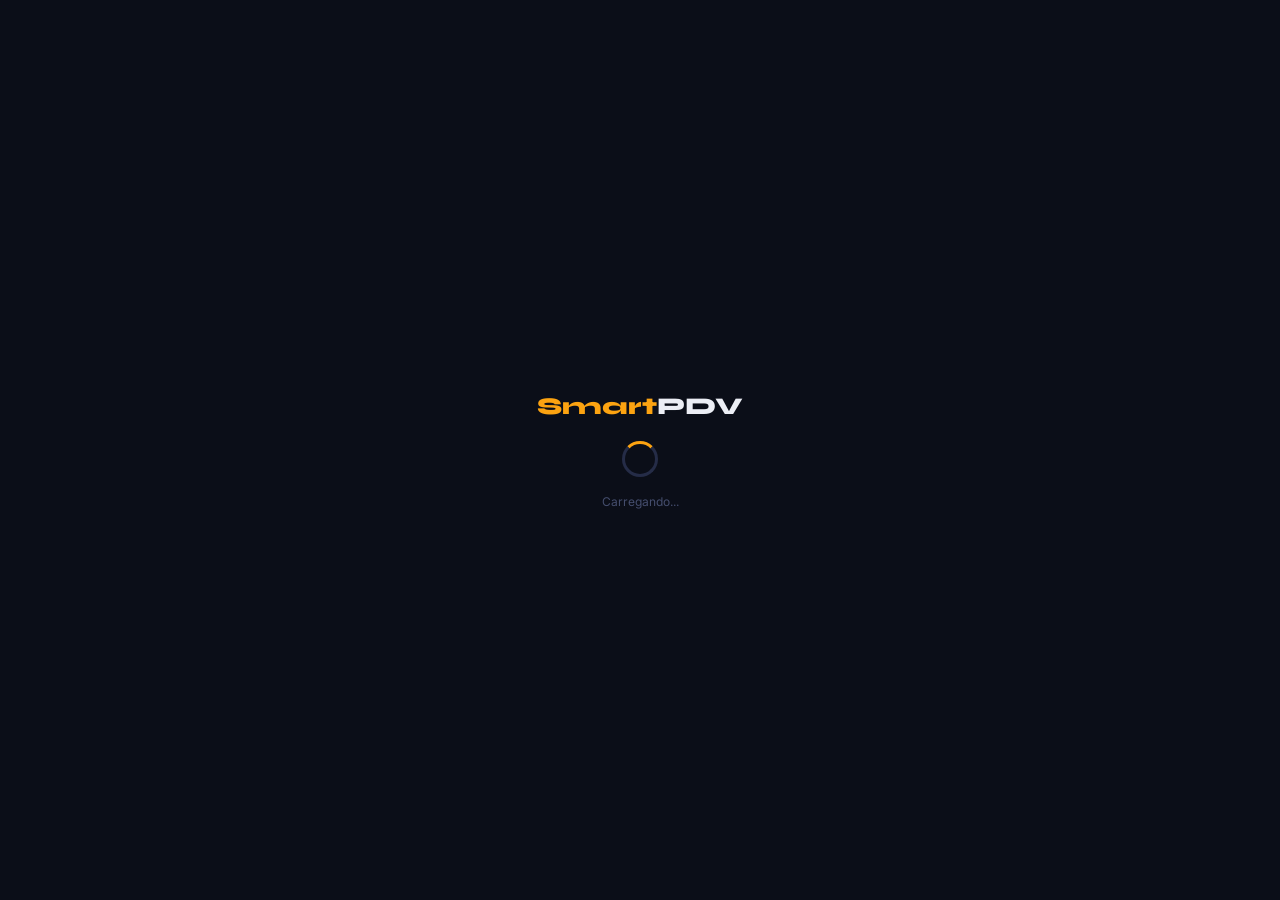
<file: index.html>
<!DOCTYPE html>
<html lang="pt-BR">
<head>
<meta charset="UTF-8">
<meta name="viewport" content="width=device-width, initial-scale=1.0, maximum-scale=1.0">
<meta name="theme-color" content="#0f1117">
<meta name="apple-mobile-web-app-capable" content="yes">
<title>SmartPDV — by Smartdata</title>
<link href="https://fonts.googleapis.com/css2?family=Syne:wght@400;500;600;700;800&family=DM+Mono:wght@400;500&family=Inter:wght@300;400;500;600&display=swap" rel="stylesheet">
<link rel="stylesheet" href="assets/css/app.css">
</head>
<body>

<!-- LOADING -->
<div id="overlay-loading">
  <div style="font-family:'Syne',sans-serif;font-size:1.5rem;font-weight:800"><span style="color:var(--brand)">Smart</span>PDV</div>
  <div class="spin"></div>
  <div style="font-size:12px;color:var(--text3)">Carregando...</div>
</div>
<div id="toast"></div>

<!-- LOGIN -->
<div id="sc-login" class="login-wrap">
  <div class="login-logo">
    <div class="login-logo-text"><span>Smart</span>PDV</div>
    <div class="login-tagline">by Smartdata Consultoria</div>
  </div>
  <div class="login-card">
    <div class="login-title">Entrar na sua conta</div>
    <div class="login-sub">Use o CPF e senha fornecidos pelo seu gestor</div>
    <div class="login-field"><label>CPF</label><input type="text" id="login-cpf" placeholder="000.000.000-00" inputmode="numeric" maxlength="14"></div>
    <div class="login-field"><label>Senha</label><input type="password" id="login-senha" placeholder="••••••••"></div>
    <button class="login-btn" onclick="fazerLogin()">Entrar</button>
    <div class="login-loading" id="login-loading">⏳ Verificando...</div>
    <div class="login-error" id="login-error">CPF ou senha incorretos.</div>
    <div class="login-divider"></div>
    <div class="login-footer">Problemas? Fale com seu gestor.<br><strong style="color:var(--brand)">SmartPDV</strong> · Tecnologia de Dados</div>
  </div>
</div>

<!-- HOME -->
<div id="sc-home" class="screen">
  <div class="header">
    <div class="header-top">
      <div class="logo"><span>Smart</span>PDV</div>
      <button class="theme-btn" onclick="toggleTema()">
        <span id="theme-icon">🌙</span>
        <div class="tog-track" id="tog-track"><div class="tog-thumb"></div></div>
        <span id="theme-lbl" style="font-size:10px">DARK</span>
      </button>
    </div>
    <div class="h-row">
      <div>
        <div class="h-greeting" id="greeting">Bom dia!</div>
        <div style="font-size:13px;font-weight:600;color:var(--brand)" id="home-promotor-nome"></div>
        <div class="h-sub" id="hdate">—</div>
      </div>
      <div class="h-time" id="hclock">--:--</div>
    </div>
    <div class="loja-pill" onclick="abrirSeletorLoja()" id="loja-pill-home">
      <span>🏪</span><span id="loja-header">Selecionar loja</span><span style="color:var(--text3);font-size:10px">▾</span>
    </div>
    <div id="seletor-lojas" style="display:none"></div>
  </div>
  <div class="screen-body">
    <div class="card" style="padding:0;overflow:hidden">
      <div style="padding:14px 14px 10px;border-bottom:1px solid var(--border)">
        <div style="display:flex;justify-content:space-between;align-items:center;margin-bottom:10px">
          <div class="ct" style="margin:0">Meta do mês</div>
          <div style="display:flex;align-items:center;gap:8px">
            <span id="home-dias-restantes" style="font-size:10px;color:var(--text3)">— dias úteis</span>
            <input type="date" id="home-data-lancamento" onchange="salvarDataLancamento(this.value)" style="font-size:11px;padding:4px 7px;border-radius:6px;border:1px solid var(--brand);background:var(--surface2);color:var(--brand);outline:none;cursor:pointer">
          </div>
        </div>
        <div class="metrics m2" style="margin-bottom:10px">
          <div class="metric"><div style="font-size:10px;color:var(--text3);margin-bottom:3px">Meta mensal</div><div class="metric-n" style="font-size:15px;color:var(--text)" id="home-meta-val">R$ —</div></div>
          <div class="metric"><div style="font-size:10px;color:var(--text3);margin-bottom:3px">Realizado</div><div class="metric-n" style="font-size:15px;color:var(--green)" id="home-real-val">R$ —</div></div>
        </div>
        <div style="display:flex;align-items:center;gap:8px;margin-bottom:8px">
          <div class="pbar" style="flex:1;margin:0"><div class="pfill" id="home-meta-bar" style="width:0%;background:var(--brand)"></div></div>
          <span style="font-family:'DM Mono',monospace;font-size:12px;font-weight:600;color:var(--brand)" id="home-meta-pct">0%</span>
        </div>
        <div style="background:var(--surface2);border-radius:10px;padding:10px 12px;border:1px solid var(--border);display:flex;justify-content:space-between;align-items:center">
          <div><div style="font-size:10px;color:var(--text3)">Precisa vender/dia</div><div style="font-size:16px;font-weight:700;color:var(--brand);font-family:'DM Mono',monospace" id="home-meta-dia">R$ —</div></div>
          <div style="text-align:right"><div style="font-size:10px;color:var(--text3)">Falta para meta</div><div style="font-size:13px;font-weight:600;color:var(--red);font-family:'DM Mono',monospace" id="home-meta-falta">R$ —</div></div>
        </div>
      </div>
      <div style="padding:10px 14px">
        <div class="metrics m4">
          <div class="metric" style="padding:8px"><div class="metric-n" style="color:var(--brand);font-size:17px" id="home-est-alert">—</div><div class="metric-l">Alerta</div></div>
          <div class="metric" style="padding:8px"><div class="metric-n" style="color:var(--red);font-size:17px" id="home-av">—</div><div class="metric-l">Avarias</div></div>
          <div class="metric" style="padding:8px"><div class="metric-n" style="color:var(--green);font-size:17px" id="home-expo-pct">—</div><div class="metric-l">Checklist</div></div>
          <div class="metric" style="padding:8px"><div class="metric-n" style="color:var(--purple);font-size:17px" id="home-op">—</div><div class="metric-l">Oprtun.</div></div>
        </div>
      </div>
    </div>
    <div class="res-card"><div class="res-card-head" onclick="navTo('desempenho')"><div class="res-card-title">📈 Desempenho</div><span class="badge b-neutral">Ver →</span></div><div class="res-card-body"><div class="meta-bar-wrap" style="margin:0"><div class="meta-lbl"><span>Faturamento do mês</span><span id="home-fat-pct">—</span></div><div class="meta-bar"><div class="meta-fill" id="home-fat-bar" style="width:0%;background:var(--brand)"></div></div></div><div style="display:flex;justify-content:space-between;margin-top:6px;font-size:12px;color:var(--text2)"><span>Realizado: <strong id="home-fat-real">R$ —</strong></span><span>Meta: <strong id="home-fat-meta">R$ —</strong></span></div></div></div>
    <div class="res-card"><div class="res-card-head" onclick="navTo('checklist')"><div class="res-card-title">✅ Checklist do dia</div><span class="badge b-neutral">Ver →</span></div><div class="res-card-body"><div style="display:flex;align-items:center;gap:10px"><div style="flex:1"><div class="pbar"><div class="pfill" id="home-check-bar" style="width:0%;background:var(--green)"></div></div></div><div style="font-family:'DM Mono',monospace;font-size:13px;font-weight:500;color:var(--green)" id="home-check-val">0%</div></div><div style="font-size:12px;color:var(--text2);margin-top:5px" id="home-check-txt">Nenhum item marcado</div></div></div>
    <div class="res-card"><div class="res-card-head" onclick="navTo('estoque')"><div class="res-card-title">📦 Estoque & Preços</div><span class="badge b-neutral">Ver →</span></div><div class="res-card-body" id="home-est-body"><div style="font-size:12px;color:var(--text3)">Nenhum registro hoje.</div></div></div>
    <div class="res-card"><div class="res-card-head" onclick="navTo('concorrentes')"><div class="res-card-title">🏁 Concorrentes</div><span class="badge b-neutral">Ver →</span></div><div class="res-card-body" id="home-conc-body"><div style="font-size:12px;color:var(--text3)">Nenhum preço lançado.</div></div></div>
    <div class="res-card"><div class="res-card-head" onclick="navTo('avarias')"><div class="res-card-title">⚠️ Avarias</div><span class="badge b-neutral">Ver →</span></div><div class="res-card-body" id="home-av-body"><div style="font-size:12px;color:var(--text3)">Nenhuma avaria.</div></div></div>
    <div class="res-card"><div class="res-card-head" onclick="navTo('oportunidades')"><div class="res-card-title">💡 Oportunidades</div><span class="badge b-neutral">Ver →</span></div><div class="res-card-body" id="home-op-body"><div style="font-size:12px;color:var(--text3)">Nenhuma oportunidade.</div></div></div>

    <div class="res-card"><div class="res-card-head" onclick="navTo('pontuacao')"><div class="res-card-title">🏆 Minha pontuação</div><span class="badge b-neutral">Ver ranking →</span></div><div class="res-card-body"><div style="display:flex;align-items:center;gap:12px"><div style="font-family:'DM Mono',monospace;font-size:2rem;font-weight:700;color:var(--brand)" id="home-meus-pts">—</div><div><div style="font-size:13px;font-weight:600" id="home-nivel-nome">—</div><div style="font-size:11px;color:var(--text3)" id="home-rank-pos">—</div></div></div></div></div>
  </div>
</div>

<!-- ESTOQUE -->
<div id="sc-estoque" class="screen">
  <div class="header"><div class="header-top"><div class="logo"><span>Smart</span>PDV</div><div class="h-time" id="clk-est">--:--</div></div><div class="h-row"><div><div class="h-title">Estoque & Preço</div><div class="h-sub" id="loja-est">—</div></div></div></div>
  <div class="screen-body">
    <div id="banner-nao-salvo" class="alert-banner amber pulse" style="display:none">
      <div style="display:flex;align-items:center;gap:8px"><span style="font-size:16px">⚠️</span><div><div style="font-size:12px;font-weight:700;color:var(--amber)">Dados não salvos!</div><div style="font-size:11px;color:var(--text2)">Salve antes de fechar.</div></div></div>
      <button onclick="salvarEstoque()" class="btn btn-sm" style="background:var(--amber);color:#000;white-space:nowrap">💾 Salvar</button>
    </div>
    <div class="ibox ibox-blue">💡 Lance o estoque e o preço praticado para cada produto. Dados salvos no Supabase em tempo real.</div>
    <div id="lista-est"></div>
    <div id="est-ja-salvo" style="display:none"><div class="ibox ibox-green">✅ <strong>Estoque já salvo hoje!</strong> Você poderá lançar novamente amanhã.</div></div>
    <div id="est-acoes"><div style="display:flex;gap:8px"><button class="btn btn-p" style="flex:1" onclick="salvarEstoque()">Salvar estoque & preços</button><button class="btn btn-o" onclick="editarLancamento()">✏️ Corrigir</button></div></div>
  </div>
</div>

<!-- CHECKLIST -->
<div id="sc-checklist" class="screen">
  <div class="header"><div class="header-top"><div class="logo"><span>Smart</span>PDV</div></div><div class="h-row"><div><div class="h-title">Checklist do Dia</div><div class="h-sub" id="loja-check">—</div></div></div></div>
  <div class="screen-body">
    <div class="card">
      <div class="ring-wrap">
        <div class="ring">
          <svg class="ring-svg" viewBox="0 0 64 64" width="64" height="64">
            <circle class="ring-bg" cx="32" cy="32" r="27"/>
            <circle class="ring-fill" id="ring-fill" cx="32" cy="32" r="27" stroke-dasharray="169.6" stroke-dashoffset="169.6"/>
            <text class="ring-text" x="32" y="33" id="ring-pct-text">0%</text>
          </svg>
        </div>
        <div class="ring-info">
          <div class="ring-pct" id="ring-pct">0%</div>
          <div class="ring-lbl" id="ring-lbl">0 de 0 tarefas concluídas</div>
          <div style="margin-top:6px"><button class="btn btn-sm btn-ghost" onclick="salvarChecklist()">💾 Salvar progresso</button></div>
        </div>
      </div>
    </div>
    <div class="card"><div class="ct">📍 Presença e chegada</div>
      <div class="ci" onclick="tgl(this)"><div class="cb"></div><span class="ci-label">Check-in realizado na loja</span></div>
      <div class="ci" onclick="tgl(this)"><div class="cb"></div><span class="ci-label">Uniformizado e com crachá</span></div>
      <div class="ci" onclick="tgl(this)"><div class="cb"></div><span class="ci-label">Apresentou-se ao responsável da loja</span></div>
    </div>
    <div class="card"><div class="ct">🛒 Merchandising e exposição</div>
      <div class="ci" onclick="tgl(this)"><div class="cb"></div><span class="ci-label">Produtos expostos no ponto natural</span></div>
      <div class="ci" onclick="tgl(this)"><div class="cb"></div><span class="ci-label">Precificação física confere com sistema</span></div>
      <div class="ci" onclick="tgl(this)"><div class="cb"></div><span class="ci-label">Ponto extra ativado (se aplicável)</span></div>
      <div class="ci" onclick="tgl(this)"><div class="cb"></div><span class="ci-label">Material de PDV posicionado corretamente</span></div>
      <div class="ci" onclick="tgl(this)"><div class="cb"></div><span class="ci-label">Frente de gôndola organizada (facing)</span></div>
      <div class="ci" onclick="tgl(this)"><div class="cb"></div><span class="ci-label">Produtos sem validade vencida nas prateleiras</span></div>
    </div>
    <div class="card"><div class="ct">📦 Estoque e reposição</div>
      <div class="ci" onclick="tgl(this)"><div class="cb"></div><span class="ci-label">Estoque no sistema lançado</span></div>
      <div class="ci" onclick="tgl(this)"><div class="cb"></div><span class="ci-label">Estoque no depósito verificado</span></div>
      <div class="ci" onclick="tgl(this)"><div class="cb"></div><span class="ci-label">Produtos repostos no ponto de venda</span></div>
      <div class="ci" onclick="tgl(this)"><div class="cb"></div><span class="ci-label">Ruptura registrada (se houver)</span></div>
    </div>
    <div class="card"><div class="ct">📸 Evidências e registro</div>
      <div class="ci" onclick="tgl(this)"><div class="cb"></div><span class="ci-label">Foto do ponto natural tirada</span></div>
      <div class="ci" onclick="tgl(this)"><div class="cb"></div><span class="ci-label">Foto do ponto extra tirada (se houver)</span></div>
      <div class="ci" onclick="tgl(this)"><div class="cb"></div><span class="ci-label">Preços de concorrentes pesquisados</span></div>
      <div class="ci" onclick="tgl(this)"><div class="cb"></div><span class="ci-label">Avarias registradas (se houver)</span></div>
    </div>
    <div class="card"><div class="ct">🤝 Relacionamento</div>
      <div class="ci" onclick="tgl(this)"><div class="cb"></div><span class="ci-label">Conversou com gerente/comprador</span></div>
      <div class="ci" onclick="tgl(this)"><div class="cb"></div><span class="ci-label">Oportunidades identificadas registradas</span></div>
      <div class="ci" onclick="tgl(this)"><div class="cb"></div><span class="ci-label">Próxima visita agendada</span></div>
    </div>
    <button class="btn btn-p" onclick="salvarChecklist()">Salvar checklist</button>
  </div>
</div>

<!-- CONCORRENTES -->
<div id="sc-concorrentes" class="screen">
  <div class="header"><div class="header-top"><div class="logo"><span>Smart</span>PDV</div></div><div class="h-row"><div><div class="h-title">Concorrentes</div><div class="h-sub" id="loja-conc">—</div></div></div></div>
  <div class="screen-body">
    <div class="ibox ibox-blue">🏁 Registre os preços dos concorrentes. O diferencial é calculado automaticamente.</div>
    <div id="lista-conc"></div>
    <button class="btn btn-p" onclick="salvarConcorrentes()">Salvar preços concorrentes</button>
  </div>
</div>

<!-- AVARIAS -->
<div id="sc-avarias" class="screen">
  <div class="header"><div class="header-top"><div class="logo"><span>Smart</span>PDV</div></div><div class="h-row"><div><div class="h-title">Avarias</div><div class="h-sub" id="loja-av">—</div></div></div></div>
  <div class="screen-body">
    <div class="card">
      <div class="ct">Registrar avaria</div>
      <div class="field"><label>Produto</label><select id="av-produto"><option value="">Selecione o produto</option></select></div>
      <div class="metrics m2" style="margin-bottom:12px">
        <div class="field" style="margin:0"><label>Qtd. avariada</label><input type="number" id="av-qty" placeholder="0" min="1" inputmode="numeric"></div>
        <div class="field" style="margin:0"><label>Tipo</label><select id="av-tipo"><option value="">Selecione</option><option>Embalagem danificada</option><option>Produto vencido</option><option>Produto amassado</option><option>Vazamento</option><option>Produto aberto</option><option>Outro</option></select></div>
      </div>
      <div class="field"><label>Observação</label><textarea id="av-obs" placeholder="Descreva a avaria..."></textarea></div>
      <div class="field">
        <label>Foto da avaria</label>
        <label style="display:flex;align-items:center;justify-content:center;gap:8px;background:var(--surface2);border:2px dashed var(--border);border-radius:10px;padding:16px;cursor:pointer;color:var(--text2);font-size:13px">
          📷 Fotografar avaria
          <input type="file" accept="image/*" capture="environment" style="display:none" onchange="prevAvaria(this)">
        </label>
        <div id="av-prev" style="display:none;margin-top:8px"></div>
      </div>
      <button class="btn btn-p" onclick="addAvaria()">Registrar avaria</button>
    </div>
    <div id="lista-av"></div>
  </div>
</div>

<!-- DESEMPENHO -->
<div id="sc-desempenho" class="screen">
  <div class="header"><div class="header-top"><div class="logo"><span>Smart</span>PDV</div></div><div class="h-row"><div><div class="h-title">Desempenho</div><div class="h-sub" id="loja-desemp">—</div></div></div></div>
  <div class="screen-body">
    <div class="card"><div class="ct">Faturamento do mês</div>
      <div class="metrics m2" style="margin-bottom:12px">
        <div class="metric"><div class="metric-n" style="color:var(--brand)" id="desemp-real">R$ —</div><div class="metric-l">Realizado</div></div>
        <div class="metric"><div class="metric-n" style="color:var(--text2)" id="desemp-meta">R$ —</div><div class="metric-l">Meta</div></div>
      </div>
      <div class="meta-bar-wrap"><div class="meta-lbl"><span id="desemp-pct-lbl">0% da meta</span><span id="desemp-falta">Falta: R$ —</span></div><div class="meta-bar"><div class="meta-fill" id="desemp-bar" style="width:0%;background:var(--brand)"></div></div></div>
    </div>
    <div class="card"><div class="ct">Projeção do mês</div>
      <div class="metrics m2">
        <div class="metric"><div class="metric-n" style="color:var(--brand);font-size:15px" id="desemp-proj-dia">R$ —</div><div class="metric-l">Real. por dia útil</div></div>
        <div class="metric"><div class="metric-n" style="color:var(--green);font-size:15px" id="desemp-proj-fim">R$ —</div><div class="metric-l">Projeção fim do mês</div></div>
      </div>
    </div>
    <div class="card"><div class="ct">Atualizar resultado</div>
      <div class="metrics m2" style="margin-bottom:12px">
        <div class="field" style="margin:0"><label>Meta do mês (R$)</label><input type="number" id="fat-meta-input" placeholder="0" inputmode="decimal" oninput="calcMeta()"></div>
        <div class="field" style="margin:0"><label>Realizado até hoje (R$)</label><input type="number" id="fat-real-input" placeholder="0" inputmode="decimal" oninput="calcMeta()"></div>
      </div>
      <button class="btn btn-p" onclick="salvarDesempenho()">Salvar desempenho</button>
    </div>
    <div class="card"><div class="ct">Histórico</div><div id="desemp-historico"><div style="font-size:12px;color:var(--text3);text-align:center;padding:12px">Nenhum registro.</div></div></div>
  </div>
</div>

<!-- METAS (nova tela) -->
<div id="sc-metas" class="screen">
  <div class="header"><div class="header-top"><div class="logo"><span>Smart</span>PDV</div></div><div class="h-row"><div><div class="h-title">Metas</div><div class="h-sub" id="loja-metas">—</div></div></div></div>
  <div class="screen-body">
    <div class="card"><div class="ct">Nova meta</div>
      <div class="field"><label>Descrição da meta</label><input type="text" id="meta-nome" placeholder="Ex: Volume Produto A — Atacadão"></div>
      <div class="metrics m2" style="margin-bottom:12px">
        <div class="field" style="margin:0"><label>Valor meta (R$)</label><input type="number" id="meta-valor" placeholder="0" inputmode="decimal"></div>
        <div class="field" style="margin:0"><label>Realizado (R$)</label><input type="number" id="meta-realizado" placeholder="0" inputmode="decimal"></div>
      </div>
      <div class="metrics m2" style="margin-bottom:12px">
        <div class="field" style="margin:0"><label>Período</label><select id="meta-periodo"><option value="mensal">Mensal</option><option value="quinzenal">Quinzenal</option><option value="semanal">Semanal</option></select></div>
        <div class="field" style="margin:0"><label>Produto / Categoria</label><input type="text" id="meta-produto" placeholder="Opcional"></div>
      </div>
      <button class="btn btn-p" onclick="addMeta()">+ Adicionar meta</button>
    </div>
    <div id="lista-metas"><div class="section-label">Metas cadastradas</div><div style="font-size:12px;color:var(--text3);text-align:center;padding:16px">Nenhuma meta ainda.</div></div>
  </div>
</div>

<!-- OPORTUNIDADES -->
<div id="sc-oportunidades" class="screen">
  <div class="header"><div class="header-top"><div class="logo"><span>Smart</span>PDV</div></div><div class="h-row"><div><div class="h-title">Oportunidades</div><div class="h-sub" id="loja-op">—</div></div></div></div>
  <div class="screen-body">
    <div class="card"><div class="ct">Nova oportunidade</div>
      <div class="field"><label>Tipo</label><select id="op-tipo"><option value="">Selecione</option><option>Sugestão de cadastro de produto</option><option>Promoção</option><option>Ação pontual</option><option>Negociação de espaço</option><option>Ativação de ponto extra</option><option>Outro</option></select></div>
      <div class="field"><label>Produto / Categoria</label><input type="text" id="op-produto" placeholder="Qual produto ou categoria?"></div>
      <div class="field"><label>Descrição</label><textarea id="op-desc" placeholder="Descreva a oportunidade..."></textarea></div>
      <div class="field"><label>Prioridade</label><select id="op-prioridade"><option value="media">Média</option><option value="alta">Alta</option><option value="baixa">Baixa</option></select></div>
      <button class="btn btn-p" onclick="addOportunidade()">Registrar oportunidade</button>
    </div>
    <div id="lista-op"></div>
  </div>
</div>

<!-- CONFIG -->
<div id="sc-config" class="screen">
  <div class="header">
    <div class="header-top"><div class="logo"><span>Smart</span>PDV</div><button onclick="fazerLogout()" class="btn btn-sm btn-danger">Sair</button></div>
    <div class="h-row"><div><div class="h-title">Configurações</div><div class="h-sub" id="cfg-usuario-logado">—</div></div></div>
  </div>
  <div class="screen-body">
    <div class="supa-notice">🔌 <strong>Supabase:</strong> Configure sua URL e chave anon no topo do script JS para salvar dados em nuvem.</div>
    <div class="card"><div class="ct">Meu perfil</div><div class="field"><label>Meu nome</label><input type="text" id="cfg-nome" placeholder="Seu nome completo"></div></div>
    <div class="card"><div class="ct">Minhas lojas <span style="font-size:10px;color:var(--text3);font-weight:400">(até 5)</span></div>
      <div id="lojas-lista" style="margin-bottom:12px"></div>
      <div style="background:var(--surface2);border:1px solid var(--border);border-radius:10px;padding:14px">
        <div class="section-label" style="margin-top:0">Nova loja</div>
        <div class="field"><label>Nome da loja</label><input type="text" id="nova-loja-nome" placeholder="Ex: Atacadão — Boa Viagem"></div>
        <div class="metrics m2" style="margin-bottom:0">
          <div class="field" style="margin:0"><label>Filial/Rede</label><input type="text" id="nova-loja-rede" placeholder="Ex: Filial Norte"></div>
          <div class="field" style="margin:0"><label>Cidade</label><input type="text" id="nova-loja-cidade" placeholder="Recife"></div>
        </div>
        <button class="btn btn-o" style="margin-top:10px" onclick="addLoja()">+ Adicionar loja</button>
      </div>
    </div>
    <div class="card"><div class="ct">Meta mensal</div>
      <div class="metrics m2" style="margin-bottom:12px">
        <div class="field" style="margin:0"><label>Meta do mês (R$)</label><input type="number" id="cfg-meta" placeholder="50000" inputmode="decimal" oninput="previewMeta()"></div>
        <div class="field" style="margin:0"><label>Realizado até hoje (R$)</label><input type="number" id="cfg-realizado" placeholder="18000" inputmode="decimal" oninput="previewMeta()"></div>
      </div>
      <div id="cfg-meta-preview" style="display:none;background:var(--surface2);border:1px solid var(--border);border-radius:10px;padding:12px;margin-bottom:12px">
        <div style="display:flex;justify-content:space-between;align-items:center;margin-bottom:6px"><span style="font-size:11px;color:var(--text3)">Precisa vender por dia</span><span style="font-family:'DM Mono',monospace;font-size:15px;font-weight:700;color:var(--brand)" id="cfg-meta-dia">R$ —</span></div>
        <div class="meta-bar-wrap" style="margin:0"><div class="meta-lbl"><span>Progresso</span><span id="cfg-meta-pct">0%</span></div><div class="meta-bar"><div class="meta-fill" id="cfg-meta-bar" style="width:0%;background:var(--brand)"></div></div></div>
      </div>
      <button class="btn btn-p" onclick="salvarPerfil()">Salvar perfil e meta</button>
    </div>
    <div class="card"><div class="ct">Cadastro de produtos</div>
      <div class="ibox ibox-blue" style="margin:0 0 12px">Produtos cadastrados aparecem em Estoque, Avarias e Concorrentes.</div>
      <div style="background:var(--surface2);border:1px solid var(--border);border-radius:10px;padding:14px;margin-bottom:12px">
        <div class="section-label" style="margin-top:0">Novo produto</div>
        <div class="field"><label>Nome do produto</label><input type="text" id="np-nome" placeholder="Ex: Produto A — 500ml"></div>
        <div class="metrics m2" style="margin-bottom:10px">
          <div class="field" style="margin:0"><label>SKU / Código</label><input type="text" id="np-sku" placeholder="SKU-001"></div>
          <div class="field" style="margin:0"><label>Estoque mínimo</label><input type="number" id="np-minimo" placeholder="20" inputmode="numeric"></div>
        </div>
        <div class="field"><label>Fornecedor</label><input type="text" id="np-fornecedor" placeholder="Distribuidora ABC"></div>
        <div class="field"><label>Preço sugerido (R$)</label><input type="text" id="np-preco" placeholder="0,00" inputmode="decimal"></div>
        <div class="field"><label>Lojas onde é vendido</label><div id="np-lojas-check" style="display:flex;flex-direction:column;gap:6px;margin-top:4px"><div style="font-size:12px;color:var(--text3);font-style:italic">Cadastre lojas primeiro.</div></div></div>
        <button class="btn btn-p" style="margin-top:6px" onclick="addProduto()">+ Adicionar produto</button>
      </div>
      <div id="lista-produtos-cfg"></div>
    </div>
    <div class="card"><div class="ct">Similares — concorrentes</div>
      <div class="ibox ibox-blue" style="margin:0 0 12px">Para cada produto, cadastre o similar do concorrente.</div>
      <div style="background:var(--surface2);border:1px solid var(--border);border-radius:10px;padding:14px;margin-bottom:12px">
        <div class="section-label" style="margin-top:0">Novo similar</div>
        <div class="field"><label>Produto próprio</label><select id="nc-meu-produto"><option value="">Selecione</option></select></div>
        <div class="field"><label>Empresa concorrente</label><input type="text" id="nc-empresa" placeholder="Ex: Concorrente A"></div>
        <div class="field"><label>Produto similar</label><input type="text" id="nc-similar" placeholder="Ex: Marca X — 500ml"></div>
        <button class="btn btn-p" onclick="addConcorrente()">+ Adicionar similar</button>
      </div>
      <div id="lista-conc-cfg"></div>
    </div>
  </div>
</div>

<!-- TELA PONTUAÇÃO / RANKING -->
<div id="sc-pontuacao" class="screen">
  <div class="header">
    <div class="header-top"><div class="logo"><span>Smart</span>PDV</div></div>
    <div class="h-row">
      <div><div class="h-title">🏆 Ranking</div><div class="h-sub" id="rank-periodo-label">Carregando...</div></div>
      <div style="display:flex;gap:6px">
        <button class="btn btn-sm btn-ghost" id="rank-btn-mes"   onclick="setRankPeriodo('mes')"   style="font-size:10px">Mês</button>
        <button class="btn btn-sm btn-ghost" id="rank-btn-semana" onclick="setRankPeriodo('semana')" style="font-size:10px">Semana</button>
      </div>
    </div>
  </div>
  <div class="screen-body">

    <!-- MINHA PONTUAÇÃO -->
    <div class="card" id="minha-pontuacao-card">
      <div class="ct" style="margin-bottom:8px">Minha pontuação</div>
      <div style="display:flex;align-items:center;gap:14px">
        <div style="width:64px;height:64px;border-radius:50%;background:var(--brand-bg);border:3px solid var(--brand);display:flex;align-items:center;justify-content:center;flex-shrink:0">
          <span style="font-size:22px" id="rank-meu-emoji">🥇</span>
        </div>
        <div style="flex:1">
          <div style="font-family:'Syne',sans-serif;font-size:1rem;font-weight:700" id="rank-meu-nome">—</div>
          <div style="font-family:'DM Mono',monospace;font-size:1.6rem;font-weight:600;color:var(--brand);line-height:1" id="rank-meus-pts">—</div>
          <div style="font-size:11px;color:var(--text3)" id="rank-minha-pos">pontos</div>
        </div>
        <div style="text-align:center;background:var(--surface2);border:1px solid var(--border);border-radius:var(--radius-sm);padding:10px 14px">
          <div style="font-family:'DM Mono',monospace;font-size:1.4rem;font-weight:700;color:var(--brand)" id="rank-minha-posicao">#—</div>
          <div style="font-size:10px;color:var(--text3)">posição</div>
        </div>
      </div>
      <!-- Barra XP -->
      <div style="margin-top:12px">
        <div style="display:flex;justify-content:space-between;font-size:10px;color:var(--text3);margin-bottom:4px">
          <span id="rank-nivel-atual">Nível —</span><span id="rank-pts-prox">— pts para o próximo nível</span>
        </div>
        <div class="pbar"><div class="pfill" id="rank-xp-bar" style="width:0%;background:var(--brand)"></div></div>
      </div>
    </div>

    <!-- CONQUISTAS -->
    <div class="card">
      <div class="ct">Conquistas</div>
      <div id="conquistas-grid" style="display:grid;grid-template-columns:repeat(4,1fr);gap:8px"></div>
    </div>

    <!-- RESUMO PONTOS -->
    <div class="card" style="padding:0;overflow:hidden">
      <div style="padding:12px 14px;border-bottom:1px solid var(--border)">
        <div class="ct" style="margin:0">Como ganho pontos?</div>
      </div>
      <div id="tabela-pontos" style="padding:4px 0"></div>
    </div>

    <!-- RANKING GERAL -->
    <div class="card" style="padding:0;overflow:hidden">
      <div style="padding:12px 14px;border-bottom:1px solid var(--border);display:flex;align-items:center;justify-content:space-between">
        <div class="ct" style="margin:0">Ranking da equipe</div>
        <button class="btn btn-sm btn-ghost" onclick="carregarRanking()">↻ Atualizar</button>
      </div>
      <div id="lista-ranking" style="padding:8px 0">
        <div style="text-align:center;padding:20px;font-size:12px;color:var(--text3)">Carregando ranking...</div>
      </div>
    </div>

    <!-- HISTÓRICO DE PONTOS -->
    <div class="card">
      <div class="ct">Meu histórico de pontos</div>
      <div id="historico-pontos">
        <div style="font-size:12px;color:var(--text3);text-align:center;padding:12px">Nenhum evento registrado.</div>
      </div>
    </div>

  </div>
</div>

<!-- NAV -->
<nav class="nav" id="main-nav">
  <button class="ni" id="ni-home"         onclick="navTo('home')">        <span class="ni-icon">🏠</span>Início</button>
  <button class="ni" id="ni-estoque"      onclick="navTo('estoque')">     <span class="ni-icon">📦</span>Estoque</button>
  <button class="ni" id="ni-checklist"    onclick="navTo('checklist')">   <span class="ni-icon">✅</span>Check</button>
  <button class="ni" id="ni-concorrentes" onclick="navTo('concorrentes')"><span class="ni-icon">🏁</span>Concorr.</button>
  <button class="ni" id="ni-avarias"      onclick="navTo('avarias')">     <span class="ni-icon">⚠️</span>Avarias</button>
  <button class="ni" id="ni-pontuacao"    onclick="navTo('pontuacao')">   <span class="ni-icon">🏆</span>Ranking</button>
  <button class="ni" id="ni-config"       onclick="navTo('config')">      <span class="ni-icon">⚙️</span>Config</button>
</nav>

<script src="assets/js/app.js"></script>
</body>
</html>
</file>
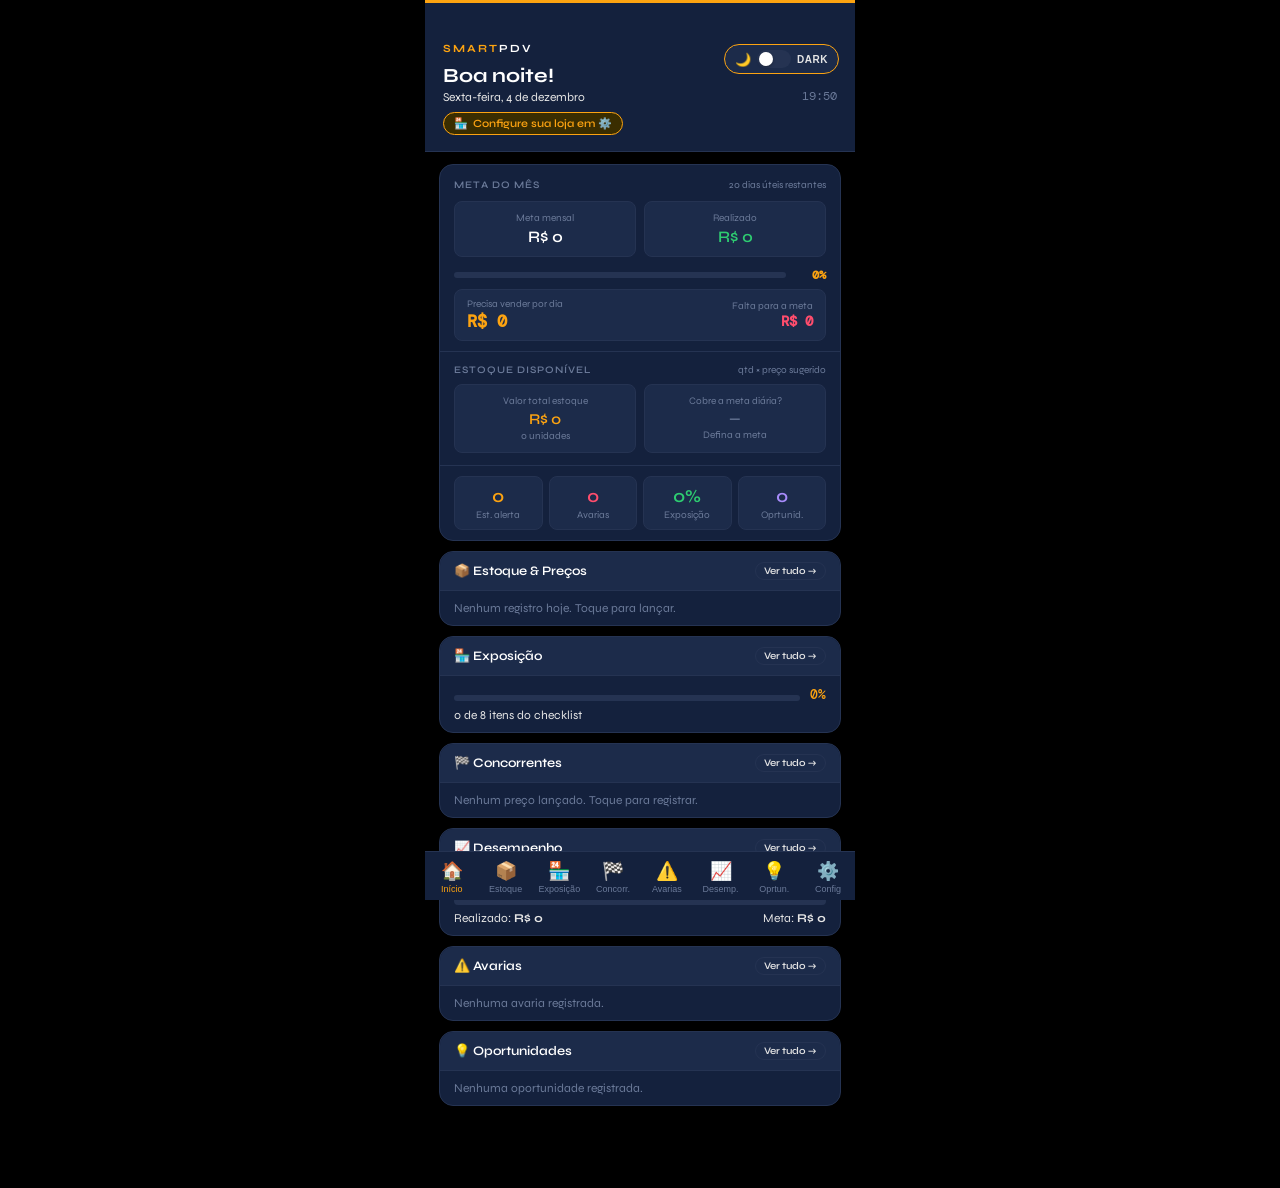
<file: index (6).html>
<!DOCTYPE html>
<html lang="pt-BR">
<head>
<meta charset="UTF-8">
<meta name="viewport" content="width=device-width, initial-scale=1.0, maximum-scale=1.0">
<meta name="theme-color" content="#14213D">
<meta name="apple-mobile-web-app-capable" content="yes">
<title>SmartPDV — by Smartdata</title>
<link href="https://fonts.googleapis.com/css2?family=Syne:wght@400;500;600;700&family=DM+Mono:wght@500&display=swap" rel="stylesheet">
<style>
:root {
  /* ── Smartdata — Black & Gold Elegance (DARK) ── */
  --brand:#FCA311; --brand-dark:#D4880A; --brand-light:#3A2D00;
  --bg:#000000; --surface:#14213D; --surface2:#1C2B4A;
  --border:#253352; --text:#FFFFFF; --text2:#E5E5E5; --text3:#6B7A99;
  --green:#2ECC71; --green-bg:#0D2E1A;
  --amber:#FCA311; --amber-bg:#2E1F00;
  --red:#FF4D6D; --red-bg:#2E0D15;
  --blue:#4DA3FF; --blue-bg:#0D1E35;
  --purple:#A78BFA; --purple-bg:#1A1035;
  --radius:14px; --radius-sm:8px;
}
/* ── Tema claro ── */
body.light {
  --brand:#FCA311; --brand-dark:#D4880A; --brand-light:#FFF4DC;
  --bg:#F5F5F5; --surface:#FFFFFF; --surface2:#F0F0F0;
  --border:#E0E0E0; --text:#000000; --text2:#333333; --text3:#888888;
  --green:#1A6B45; --green-bg:#E6F4ED;
  --amber:#8C5200; --amber-bg:#FFF3E0;
  --red:#C0002A; --red-bg:#FFE8EE;
  --blue:#0A4FA6; --blue-bg:#E8F0FB;
  --purple:#5B2D9E; --purple-bg:#F0EBFB;
}
*{box-sizing:border-box;margin:0;padding:0;-webkit-tap-highlight-color:transparent}
body{font-family:'Syne',sans-serif;background:var(--bg);color:var(--text);min-height:100vh;max-width:430px;margin:0 auto;padding-bottom:70px;transition:background 0.3s,color 0.3s}

/* HEADER */
.header{background:var(--surface);padding:42px 18px 16px;position:relative;overflow:hidden;border-bottom:1px solid var(--border);transition:background 0.3s,border-color 0.3s}
.header::before{content:'';position:absolute;top:0;left:0;right:0;height:3px;background:var(--brand);border-radius:0}
.logo{font-size:11px;font-weight:700;color:#FFFFFF;letter-spacing:2px;text-transform:uppercase}
body.light .logo{color:#000000}
body.light .logo span{color:#FCA311}
/* TOGGLE TEMA */
.theme-toggle{position:absolute;top:44px;right:16px;display:flex;align-items:center;gap:6px;background:var(--surface2);border:1.5px solid var(--brand);border-radius:20px;padding:5px 10px;cursor:pointer;transition:all 0.2s;z-index:10}
.theme-toggle:active{transform:scale(0.95)}
.toggle-track{width:34px;height:18px;border-radius:9px;background:var(--border);position:relative;transition:background 0.25s;flex-shrink:0}
body.light .toggle-track{background:#FCA311}
.toggle-thumb{position:absolute;top:2px;left:2px;width:14px;height:14px;border-radius:50%;background:#FFFFFF;transition:transform 0.25s;box-shadow:0 1px 3px rgba(0,0,0,0.3)}
body.light .toggle-thumb{transform:translateX(16px);background:#000}
.toggle-icon{font-size:13px;line-height:1}
.toggle-lbl{font-size:10px;font-weight:700;letter-spacing:0.5px;color:var(--text2)}
.h-row{display:flex;justify-content:space-between;align-items:flex-end;margin-top:8px}
.h-title{font-size:20px;font-weight:700;color:var(--text)}
.h-sub{font-size:12px;color:var(--text2);margin-top:2px}
.h-time{font-family:'DM Mono',monospace;font-size:12px;color:var(--text3)}
.loja-pill{display:inline-flex;align-items:center;gap:5px;background:var(--brand-light);border:1px solid var(--brand);border-radius:20px;padding:4px 10px;font-size:11px;color:var(--brand);font-weight:600;margin-top:8px}

/* NAV */
.nav{position:fixed;bottom:0;left:50%;transform:translateX(-50%);width:100%;max-width:430px;background:var(--surface);border-top:1px solid var(--border);display:flex;z-index:100;padding-bottom:env(safe-area-inset-bottom);transition:background 0.3s,border-color 0.3s}
.ni{flex:1;display:flex;flex-direction:column;align-items:center;padding:8px 2px 6px;cursor:pointer;color:var(--text3);font-size:9px;font-weight:500;gap:2px;border:none;background:none}
.ni.active{color:var(--brand)}
.ni-icon{font-size:18px}

/* SCREENS */
.screen{display:none}
.screen.active{display:block;animation:fi 0.15s ease}
@keyframes fi{from{opacity:0;transform:translateY(3px)}to{opacity:1;transform:translateY(0)}}

/* SECTION & CARD */
.sec{padding:12px 0 2px}
.card{background:var(--surface);border-radius:var(--radius);border:1px solid var(--border);padding:14px;margin:0 14px 10px;transition:background 0.3s,border-color 0.3s}
.ct{font-size:10px;font-weight:600;color:var(--text3);text-transform:uppercase;letter-spacing:1px;margin-bottom:10px}

/* FIELDS */
.field{margin-bottom:10px}
.field label{display:block;font-size:12px;font-weight:500;color:var(--text2);margin-bottom:4px}
.field input,.field select,.field textarea{width:100%;padding:8px 10px;border-radius:var(--radius-sm);border:1px solid var(--border);background:var(--bg);font-family:'Syne',sans-serif;font-size:14px;color:var(--text);outline:none;-webkit-appearance:none}
.field input:focus,.field select:focus,.field textarea:focus{border-color:var(--brand)}
.field textarea{resize:none;height:64px}

/* BADGE */
.badge{display:inline-flex;align-items:center;padding:2px 8px;border-radius:20px;font-size:11px;font-weight:600}
.b-ok{background:var(--green-bg);color:var(--green)}
.b-warn{background:var(--amber-bg);color:var(--amber)}
.b-danger{background:var(--red-bg);color:var(--red)}
.b-blue{background:var(--brand-light);color:var(--brand)}
.b-purple{background:var(--purple-bg);color:var(--purple)}
.b-neutral{background:var(--surface2);color:var(--text2);border:1px solid var(--border)}

/* BTN */
.btn{width:100%;padding:12px;border-radius:var(--radius-sm);border:none;font-family:'Syne',sans-serif;font-size:14px;font-weight:600;cursor:pointer;transition:all 0.12s}
.btn-p{background:var(--brand);color:#000000;font-weight:700}
.btn-p:active{background:var(--brand-dark);color:#000;transform:scale(0.98)}
.btn-o{background:transparent;color:var(--brand);border:1.5px solid var(--brand);font-weight:600}
.btn-sm{padding:8px 14px;font-size:12px;width:auto}

/* METRICS */
.metrics{display:grid;gap:8px}
.m2{grid-template-columns:1fr 1fr}
.m3{grid-template-columns:repeat(3,1fr)}
.m4{grid-template-columns:repeat(4,1fr)}
.metric{background:var(--surface2);border-radius:var(--radius-sm);padding:10px;text-align:center;border:1px solid var(--border)}
.metric-n{font-size:20px;font-weight:600}
.metric-l{font-size:10px;color:var(--text3);margin-top:2px}

/* ALERT ITEM */
.ali{display:flex;gap:10px;padding:9px 0;border-bottom:1px solid var(--border)}
.ali:last-child{border-bottom:none}
.ali-dot{width:7px;height:7px;border-radius:50%;margin-top:5px;flex-shrink:0}
.ali-text{font-size:13px;color:var(--text);line-height:1.4}
.ali-sub{font-size:11px;color:var(--text3);margin-top:2px}

/* CHECK */
.ci{display:flex;align-items:center;gap:10px;padding:9px 0;border-bottom:1px solid var(--border);cursor:pointer}
.ci:last-child{border-bottom:none}
.cb{width:22px;height:22px;border-radius:6px;border:1.5px solid var(--border);background:var(--surface2);display:flex;align-items:center;justify-content:center;flex-shrink:0;transition:all 0.12s}
.cb.on{background:var(--brand);border-color:var(--brand-dark)}
.cb.on::after{content:'✓';color:#000;font-size:13px;font-weight:700}
.ci-label{font-size:13px;color:var(--text);flex:1}
.ci-badge{flex-shrink:0}

/* PROGRESS */
.pbar{width:100%;height:6px;background:var(--border);border-radius:3px;overflow:hidden;margin-top:6px}
.pfill{height:100%;border-radius:3px;transition:width 0.4s}

/* ESTOQUE ITEM */
.ei{border:1px solid var(--border);border-radius:var(--radius);margin:0 14px 10px;background:var(--surface);overflow:hidden;transition:border-color 0.15s}
.ei-head{display:flex;justify-content:space-between;align-items:flex-start;padding:11px 13px 8px;border-bottom:1px solid var(--border)}
.ei-nome{font-size:13px;font-weight:600;color:var(--text)}
.ei-sku{font-size:11px;color:var(--text3);margin-top:1px}
.ei-cols{display:grid;grid-template-columns:1fr 1fr}
.ei-col{padding:10px 13px}
.ei-col:first-child{border-right:1px solid var(--border)}
.ei-col-lbl{font-size:10px;font-weight:600;text-transform:uppercase;letter-spacing:0.8px;color:var(--text3);margin-bottom:5px}
.sys-val{font-family:'DM Mono',monospace;font-size:22px;font-weight:500;color:var(--brand)}
.sys-sub{font-size:11px;color:var(--text3);margin-top:2px}
.fis-input{font-family:'DM Mono',monospace;font-size:22px;font-weight:600;width:100%;border:none;background:transparent;color:var(--text);outline:none;padding:0}
.fis-input::placeholder{color:var(--text3)}
.ei-foot{display:flex;align-items:center;padding:7px 13px;border-top:1px solid var(--border);gap:8px}
.dif-txt{font-size:12px;font-weight:600}
.dif-ok{color:var(--green)}.dif-warn{color:var(--amber)}.dif-danger{color:var(--red)}

/* PREÇO MINI (dentro do estoque) */
.ei-preco{display:flex;align-items:center;justify-content:space-between;padding:8px 13px;border-top:1px solid var(--border);background:var(--surface2)}
.ei-preco-lbl{font-size:11px;color:var(--text2)}
.preco-mini{width:90px;padding:5px 8px;border-radius:var(--radius-sm);border:1px solid var(--border);background:var(--bg);font-family:'DM Mono',monospace;font-size:13px;text-align:right;color:var(--brand);font-weight:600;outline:none}
.preco-mini:focus{border-color:var(--brand)}

/* CONCORRENTE ITEM */
.conc-item{border:1px solid var(--border);border-radius:var(--radius);margin:0 14px 10px;background:var(--surface);overflow:hidden}
.conc-head{padding:10px 13px 8px;border-bottom:1px solid var(--border);display:flex;justify-content:space-between;align-items:center}
.conc-nome{font-size:13px;font-weight:600;color:var(--text)}
.conc-body{display:grid;grid-template-columns:1fr 1fr}
.conc-col{padding:10px 13px}
.conc-col:first-child{border-right:1px solid var(--border)}
.conc-col-lbl{font-size:10px;font-weight:600;text-transform:uppercase;letter-spacing:0.8px;color:var(--text3);margin-bottom:4px}
.conc-preco-val{font-family:'DM Mono',monospace;font-size:18px;font-weight:500;color:var(--brand)}
.conc-input{width:100%;border:none;background:transparent;font-family:'DM Mono',monospace;font-size:18px;font-weight:500;color:var(--text);outline:none;padding:0}
.conc-input::placeholder{color:var(--text3)}
.conc-foot{padding:7px 13px;border-top:1px solid var(--border);display:flex;align-items:center;justify-content:space-between}

/* AVARIA ITEM */
.av-item{border:1px solid var(--border);border-radius:var(--radius-sm);margin-bottom:8px;padding:10px 12px;background:var(--surface)}
.av-head{display:flex;justify-content:space-between;align-items:center;margin-bottom:8px}
.av-nome{font-size:13px;font-weight:600;color:var(--text)}
.av-remove{background:none;border:none;color:var(--text3);font-size:16px;cursor:pointer;padding:0}

/* DESEMPENHO */
.meta-bar-wrap{margin:10px 0}
.meta-lbl{display:flex;justify-content:space-between;font-size:12px;color:var(--text2);margin-bottom:5px}
.meta-bar{width:100%;height:8px;background:var(--border);border-radius:4px;overflow:hidden}
.meta-fill{height:100%;border-radius:5px;transition:width 0.6s}

/* OPORTUNIDADE CARD */
.op-item{border:1px solid var(--border);border-radius:var(--radius-sm);padding:10px 12px;margin-bottom:8px;background:var(--surface);display:flex;justify-content:space-between;align-items:flex-start}
.op-text{font-size:13px;color:var(--text);line-height:1.5;flex:1}
.op-sub{font-size:11px;color:var(--text3);margin-top:3px}
.op-remove{background:none;border:none;color:var(--text3);font-size:16px;cursor:pointer;padding:0;margin-left:8px}

/* RESUMO CARD (tela principal) */
.res-card{background:var(--surface);border-radius:var(--radius);border:1px solid var(--border);margin:0 14px 10px;overflow:hidden}
.res-card-head{display:flex;justify-content:space-between;align-items:center;padding:10px 14px;border-bottom:1px solid var(--border);cursor:pointer;background:var(--surface2);border-radius:var(--radius) var(--radius) 0 0}
.res-card-title{font-size:13px;font-weight:600;color:var(--text)}
.res-card-body{padding:10px 14px}
.res-row{display:flex;justify-content:space-between;align-items:center;padding:6px 0;border-bottom:1px solid var(--border);font-size:13px}
.res-row:last-child{border-bottom:none}

/* INFO BOX */
.ibox{border-radius:var(--radius-sm);padding:9px 12px;margin:0 14px 10px;font-size:12px;line-height:1.6}
.ibox-blue{background:var(--surface2);color:var(--text2);border:1px solid var(--border)}
.ibox-amber{background:var(--amber-bg);color:var(--amber)}

.spacer{height:8px}
.ph{padding:0 14px}
</style>
</head>
<body>

<!-- ═══════════════════════════════════════════════
     TELA 1 — PRINCIPAL (Consolidado)
═══════════════════════════════════════════════ -->
<div id="sc-home" class="screen active">
  <div class="header">
    <div class="logo"><span style="color:#FCA311">Smart</span>PDV</div>
    <button class="theme-toggle" onclick="toggleTema()" id="theme-btn" title="Alternar tema">
      <span class="toggle-icon" id="theme-icon">🌙</span>
      <div class="toggle-track"><div class="toggle-thumb"></div></div>
      <span class="toggle-lbl" id="theme-lbl">DARK</span>
    </button>
    <div class="h-row">
      <div>
        <div class="h-title" id="greeting">Bom dia!</div>
        <div style="font-size:15px;font-weight:600;color:var(--text);margin-top:2px" id="home-promotor-nome"></div>
        <div class="h-sub" id="hdate">—</div>
      </div>
      <div class="h-time" id="hclock">--:--</div>
    </div>
    <div class="loja-pill">🏪 <span id="loja-header">Configure sua loja em ⚙️</span></div>
  </div>

  <div class="sec">
    <!-- STATUS DO DIA — META + ESTOQUE -->
    <div class="card" style="padding:0;overflow:hidden">

      <!-- LINHA 1: Meta mensal + venda diária necessária -->
      <div style="padding:14px 14px 10px;border-bottom:1px solid var(--border)">
        <div style="display:flex;justify-content:space-between;align-items:center;margin-bottom:10px">
          <div class="ct" style="margin:0">Meta do mês</div>
          <span id="home-dias-restantes" style="font-size:10px;color:var(--text3)">— dias úteis restantes</span>
        </div>
        <div style="display:grid;grid-template-columns:1fr 1fr;gap:8px;margin-bottom:10px">
          <div class="metric">
            <div style="font-size:10px;color:var(--text3);margin-bottom:3px">Meta mensal</div>
            <div class="metric-n" style="color:var(--text);font-size:16px" id="home-meta-val">R$ —</div>
          </div>
          <div class="metric">
            <div style="font-size:10px;color:var(--text3);margin-bottom:3px">Realizado</div>
            <div class="metric-n" style="color:var(--green);font-size:16px" id="home-real-val">R$ —</div>
          </div>
        </div>
        <!-- Barra de progresso da meta -->
        <div style="display:flex;align-items:center;gap:8px;margin-bottom:6px">
          <div class="pbar" style="flex:1;margin:0"><div class="pfill" id="home-meta-bar" style="width:0%;background:var(--brand)"></div></div>
          <span style="font-family:'DM Mono',monospace;font-size:12px;font-weight:600;color:var(--brand);min-width:32px;text-align:right" id="home-meta-pct">0%</span>
        </div>
        <!-- Venda diária necessária -->
        <div style="background:var(--surface2);border-radius:var(--radius-sm);padding:8px 12px;border:1px solid var(--border);display:flex;justify-content:space-between;align-items:center">
          <div>
            <div style="font-size:10px;color:var(--text3)">Precisa vender por dia</div>
            <div style="font-size:17px;font-weight:700;color:var(--brand);font-family:'DM Mono',monospace" id="home-meta-dia">R$ —</div>
          </div>
          <div style="text-align:right">
            <div style="font-size:10px;color:var(--text3)">Falta para a meta</div>
            <div style="font-size:14px;font-weight:600;color:var(--red);font-family:'DM Mono',monospace" id="home-meta-falta">R$ —</div>
          </div>
        </div>
      </div>

      <!-- LINHA 2: Valor de estoque disponível -->
      <div style="padding:12px 14px;border-bottom:1px solid var(--border)">
        <div style="display:flex;justify-content:space-between;align-items:center;margin-bottom:8px">
          <div class="ct" style="margin:0">Estoque disponível</div>
          <span style="font-size:10px;color:var(--text3)">qtd × preço sugerido</span>
        </div>
        <div style="display:grid;grid-template-columns:1fr 1fr;gap:8px">
          <div class="metric">
            <div style="font-size:10px;color:var(--text3);margin-bottom:3px">Valor total estoque</div>
            <div class="metric-n" style="color:var(--brand);font-size:15px" id="home-est-valor">R$ —</div>
            <div style="font-size:10px;color:var(--text3);margin-top:2px" id="home-est-unidades">— unidades</div>
          </div>
          <div class="metric">
            <div style="font-size:10px;color:var(--text3);margin-bottom:3px">Cobre a meta diária?</div>
            <div class="metric-n" style="font-size:14px" id="home-est-cobre">—</div>
            <div style="font-size:10px;color:var(--text3);margin-top:2px" id="home-est-dias-cobre">—</div>
          </div>
        </div>
      </div>

      <!-- LINHA 3: Alertas rápidos -->
      <div style="padding:10px 14px">
        <div style="display:grid;grid-template-columns:repeat(4,1fr);gap:6px">
          <div class="metric" style="padding:8px">
            <div class="metric-n" style="color:var(--brand);font-size:18px" id="home-est-alert">—</div>
            <div class="metric-l">Est. alerta</div>
          </div>
          <div class="metric" style="padding:8px">
            <div class="metric-n" style="color:var(--red);font-size:18px" id="home-av">—</div>
            <div class="metric-l">Avarias</div>
          </div>
          <div class="metric" style="padding:8px">
            <div class="metric-n" style="color:var(--green);font-size:18px" id="home-expo-pct">—</div>
            <div class="metric-l">Exposição</div>
          </div>
          <div class="metric" style="padding:8px">
            <div class="metric-n" style="color:var(--purple);font-size:18px" id="home-op">—</div>
            <div class="metric-l">Oprtunid.</div>
          </div>
        </div>
      </div>
    </div>

    <!-- RESUMO ESTOQUE -->
    <div class="res-card">
      <div class="res-card-head" onclick="navTo('estoque')">
        <div class="res-card-title">📦 Estoque & Preços</div>
        <span class="badge b-neutral" style="font-size:10px">Ver tudo →</span>
      </div>
      <div class="res-card-body" id="home-est-body">
        <div style="font-size:12px;color:var(--text3)">Nenhum registro hoje. Toque para lançar.</div>
      </div>
    </div>

    <!-- RESUMO EXPOSIÇÃO -->
    <div class="res-card">
      <div class="res-card-head" onclick="navTo('exposicao')">
        <div class="res-card-title">🏪 Exposição</div>
        <span class="badge b-neutral" style="font-size:10px">Ver tudo →</span>
      </div>
      <div class="res-card-body">
        <div style="display:flex;align-items:center;gap:10px;">
          <div style="flex:1"><div class="pbar"><div class="pfill" id="home-expo-bar" style="width:0%;background:var(--brand)"></div></div></div>
          <div style="font-family:'DM Mono',monospace;font-size:13px;font-weight:500;color:var(--brand)" id="home-expo-val">0%</div>
        </div>
        <div style="font-size:12px;color:var(--text2);margin-top:5px" id="home-expo-txt">Checklist não preenchido</div>
      </div>
    </div>

    <!-- RESUMO CONCORRENTES -->
    <div class="res-card">
      <div class="res-card-head" onclick="navTo('concorrentes')">
        <div class="res-card-title">🏁 Concorrentes</div>
        <span class="badge b-neutral" style="font-size:10px">Ver tudo →</span>
      </div>
      <div class="res-card-body" id="home-conc-body">
        <div style="font-size:12px;color:var(--text3)">Nenhum preço lançado. Toque para registrar.</div>
      </div>
    </div>

    <!-- RESUMO DESEMPENHO -->
    <div class="res-card">
      <div class="res-card-head" onclick="navTo('desempenho')">
        <div class="res-card-title">📈 Desempenho</div>
        <span class="badge b-neutral" style="font-size:10px">Ver tudo →</span>
      </div>
      <div class="res-card-body">
        <div class="meta-bar-wrap" style="margin:0">
          <div class="meta-lbl"><span>Faturamento do mês</span><span id="home-fat-pct">—</span></div>
          <div class="meta-bar"><div class="meta-fill" id="home-fat-bar" style="width:0%;background:var(--brand)"></div></div>
        </div>
        <div style="display:flex;justify-content:space-between;margin-top:6px;font-size:12px;color:var(--text2)">
          <span>Realizado: <strong id="home-fat-real">R$ —</strong></span>
          <span>Meta: <strong id="home-fat-meta">R$ —</strong></span>
        </div>
      </div>
    </div>

    <!-- RESUMO AVARIAS -->
    <div class="res-card">
      <div class="res-card-head" onclick="navTo('avarias')">
        <div class="res-card-title">⚠️ Avarias</div>
        <span class="badge b-neutral" style="font-size:10px">Ver tudo →</span>
      </div>
      <div class="res-card-body" id="home-av-body">
        <div style="font-size:12px;color:var(--text3)">Nenhuma avaria registrada.</div>
      </div>
    </div>

    <!-- RESUMO OPORTUNIDADES -->
    <div class="res-card">
      <div class="res-card-head" onclick="navTo('oportunidades')">
        <div class="res-card-title">💡 Oportunidades</div>
        <span class="badge b-neutral" style="font-size:10px">Ver tudo →</span>
      </div>
      <div class="res-card-body" id="home-op-body">
        <div style="font-size:12px;color:var(--text3)">Nenhuma oportunidade registrada.</div>
      </div>
    </div>
  </div>
</div>

<!-- ═══════════════════════════════════════════════
     TELA 2 — ESTOQUE + PREÇO PRÓPRIO
═══════════════════════════════════════════════ -->
<div id="sc-estoque" class="screen">
  <div class="header">
    <div class="logo"><span style="color:#FCA311">Smart</span>PDV</div>
    <div class="h-row">
      <div><div class="h-title">Estoque & Preço</div><div class="h-sub" id="loja-est">—</div></div>
      <div class="h-time" id="clk-est">--:--</div>
    </div>
  </div>

  <div class="ibox ibox-blue" style="margin-top:12px">
    💡 Lance o estoque no <strong>sistema</strong> (se tiver acesso) e na <strong>ponta de gôndola</strong>. O preço de cada produto pode ser preenchido aqui mesmo.
  </div>

  <div id="lista-est"></div>

  <div class="ph" style="padding-bottom:12px">
    <button class="btn btn-p" onclick="salvarEstoque()">Salvar estoque & preços</button>
  </div>
</div>

<!-- ═══════════════════════════════════════════════
     TELA 3 — EXPOSIÇÃO
═══════════════════════════════════════════════ -->
<div id="sc-exposicao" class="screen">
  <div class="header">
    <div class="logo"><span style="color:#FCA311">Smart</span>PDV</div>
    <div class="h-row">
      <div><div class="h-title">Exposição</div><div class="h-sub" id="loja-exp">—</div></div>
    </div>
  </div>

  <div class="sec">
    <div class="card">
      <div class="ct">Checklist de merchandising</div>
      <div class="ci" onclick="tgl(this)"><div class="cb"></div><span class="ci-label">Produtos expostos no ponto natural</span></div>
      <div class="ci" onclick="tgl(this)"><div class="cb"></div><span class="ci-label">Preço físico confere com o sistema</span></div>
      <div class="ci" onclick="tgl(this)"><div class="cb"></div><span class="ci-label">Precificação visível ao consumidor</span></div>
      <div class="ci" onclick="tgl(this)"><div class="cb"></div><span class="ci-label">Área extra / ponto de promoção ativa</span></div>
      <div class="ci" onclick="tgl(this)"><div class="cb"></div><span class="ci-label">Material de merchandising afixado</span></div>
      <div class="ci" onclick="tgl(this)"><div class="cb"></div><span class="ci-label">Cross-merchandising realizado</span></div>
      <div class="ci" onclick="tgl(this)"><div class="cb"></div><span class="ci-label">Produtos sem avaria / dentro do prazo</span></div>
      <div class="ci" onclick="tgl(this)"><div class="cb"></div><span class="ci-label">Planograma seguido corretamente</span></div>
    </div>

    <div class="card">
      <div class="ct">Conformidade</div>
      <div style="display:flex;align-items:center;gap:10px">
        <div style="flex:1"><div class="pbar"><div class="pfill" id="exp-fill" style="width:0%;background:var(--brand)"></div></div></div>
        <div style="font-family:'DM Mono',monospace;font-size:16px;font-weight:500;color:var(--brand)" id="exp-pct">0%</div>
      </div>
      <div style="font-size:12px;color:var(--text2);margin-top:5px" id="exp-lbl">0 de 8 itens</div>
    </div>

    <!-- FOTOS POR PRODUTO -->
    <div class="card">
      <div class="ct">Fotos da exposição</div>
      <div id="fotos-lista">
        <!-- gerado pelo JS -->
      </div>
      <button class="btn btn-o" onclick="addFotoExtra()" style="margin-top:8px;font-size:13px">+ Adicionar foto extra</button>
    </div>

    <div class="card">
      <div class="ct">Observações gerais</div>
      <div class="field">
        <textarea placeholder="Descreva o que precisa melhorar na exposição..." id="obs-exp"></textarea>
      </div>
      <button class="btn btn-p" onclick="salvarExposicao()">Salvar exposição</button>
    </div>
  </div>
</div>

<!-- ═══════════════════════════════════════════════
     TELA 4 — PREÇOS DOS CONCORRENTES
═══════════════════════════════════════════════ -->
<div id="sc-concorrentes" class="screen">
  <div class="header">
    <div class="logo"><span style="color:#FCA311">Smart</span>PDV</div>
    <div class="h-row">
      <div><div class="h-title">Concorrentes</div><div class="h-sub" id="loja-conc">—</div></div>
    </div>
  </div>

  <div class="ibox ibox-blue" style="margin-top:12px">
    🏁 Compare o preço do <strong>seu produto</strong> com o similar do <strong>concorrente</strong>. O preço próprio é carregado do estoque.
  </div>

  <div id="lista-conc"></div>

  <div class="ph" style="padding-bottom:12px">
    <button class="btn btn-p" onclick="salvarConcorrentes()">Salvar preços concorrentes</button>
  </div>
</div>

<!-- ═══════════════════════════════════════════════
     TELA 5 — AVARIAS
═══════════════════════════════════════════════ -->
<div id="sc-avarias" class="screen">
  <div class="header">
    <div class="logo"><span style="color:#FCA311">Smart</span>PDV</div>
    <div class="h-row">
      <div><div class="h-title">Avarias</div><div class="h-sub" id="loja-av">—</div></div>
    </div>
  </div>

  <div class="sec">
    <div class="card">
      <div class="ct">Registrar avaria</div>
      <div class="field">
        <label>Produto</label>
        <select id="av-produto">
          <option value="">Selecione o produto</option>
        </select>
      </div>
      <div class="metrics m2" style="margin-bottom:10px">
        <div class="field" style="margin:0">
          <label>Quantidade avariada</label>
          <input type="number" id="av-qty" placeholder="0" min="1" inputmode="numeric">
        </div>
        <div class="field" style="margin:0">
          <label>Tipo de avaria</label>
          <select id="av-tipo">
            <option value="">Selecione</option>
            <option>Embalagem danificada</option>
            <option>Produto vencido</option>
            <option>Produto amassado</option>
            <option>Vazamento</option>
            <option>Produto aberto</option>
            <option>Outro</option>
          </select>
        </div>
      </div>
      <div class="field">
        <label>Observação</label>
        <textarea id="av-obs" placeholder="Descreva a avaria..."></textarea>
      </div>
      <div class="field">
        <label>Foto da avaria</label>
        <label style="display:flex;align-items:center;justify-content:center;gap:6px;background:var(--surface2);border:1.5px dashed var(--border);border-radius:var(--radius-sm);padding:14px;cursor:pointer;color:var(--text2);font-size:13px">
          📷 Fotografar avaria
          <input type="file" accept="image/*" capture="environment" style="display:none" onchange="prevAvaria(this)">
        </label>
        <div id="av-prev" style="display:none;margin-top:8px"></div>
      </div>
      <button class="btn btn-p" onclick="addAvaria()">Registrar avaria</button>
    </div>

    <div id="lista-av"><!-- gerado pelo JS --></div>
  </div>
</div>

<!-- ═══════════════════════════════════════════════
     TELA 6 — DESEMPENHO
═══════════════════════════════════════════════ -->
<div id="sc-desempenho" class="screen">
  <div class="header">
    <div class="logo"><span style="color:#FCA311">Smart</span>PDV</div>
    <div class="h-row">
      <div><div class="h-title">Desempenho</div><div class="h-sub" id="loja-desemp">—</div></div>
    </div>
  </div>

  <div class="sec">
    <!-- METAS DO MÊS -->
    <div class="card">
      <div class="ct">Faturamento do mês</div>
      <div class="metrics m2" style="margin-bottom:12px">
        <div class="metric">
          <div class="metric-n" style="color:var(--brand)" id="desemp-real">R$ —</div>
          <div class="metric-l">Realizado</div>
        </div>
        <div class="metric">
          <div class="metric-n" style="color:var(--text2)" id="desemp-meta">R$ —</div>
          <div class="metric-l">Meta</div>
        </div>
      </div>
      <div class="meta-bar-wrap">
        <div class="meta-lbl"><span id="desemp-pct-lbl">0% da meta</span><span id="desemp-falta">Falta: R$ —</span></div>
        <div class="meta-bar"><div class="meta-fill" id="desemp-bar" style="width:0%;background:var(--brand)"></div></div>
      </div>
    </div>

    <!-- ATUALIZAR FATURAMENTO -->
    <div class="card">
      <div class="ct">Atualizar resultado</div>
      <div class="metrics m2" style="margin-bottom:10px">
        <div class="field" style="margin:0">
          <label>Faturamento realizado (R$)</label>
          <input type="number" id="fat-real-input" placeholder="0,00" inputmode="decimal" oninput="calcMeta()">
        </div>
        <div class="field" style="margin:0">
          <label>Meta do mês (R$)</label>
          <input type="number" id="fat-meta-input" placeholder="0,00" inputmode="decimal" oninput="calcMeta()">
        </div>
      </div>
      <button class="btn btn-p" onclick="salvarDesempenho()">Salvar desempenho</button>
    </div>

    <!-- POR PRODUTO -->
    <div class="card">
      <div class="ct">Desempenho por produto</div>
      <div id="desemp-produtos"><!-- gerado pelo JS --></div>
    </div>

    <!-- HISTÓRICO SEMANAL -->
    <div class="card">
      <div class="ct">Histórico semanal</div>
      <div class="res-row"><span style="color:var(--text2)">Segunda</span><span class="badge b-ok">R$ 4.200</span></div>
      <div class="res-row"><span style="color:var(--text2)">Terça</span><span class="badge b-ok">R$ 3.870</span></div>
      <div class="res-row"><span style="color:var(--text2)">Quarta</span><span class="badge b-warn">R$ 2.100</span></div>
      <div class="res-row"><span style="color:var(--text2)">Quinta</span><span class="badge b-ok">R$ 4.650</span></div>
      <div class="res-row"><span style="color:var(--text2)">Hoje</span><span class="badge b-neutral">Em aberto</span></div>
    </div>
  </div>
</div>

<!-- ═══════════════════════════════════════════════
     TELA 7 — OPORTUNIDADES
═══════════════════════════════════════════════ -->
<div id="sc-oportunidades" class="screen">
  <div class="header">
    <div class="logo"><span style="color:#FCA311">Smart</span>PDV</div>
    <div class="h-row">
      <div><div class="h-title">Oportunidades</div><div class="h-sub" id="loja-op">—</div></div>
    </div>
  </div>

  <div class="sec">
    <div class="card">
      <div class="ct">Nova oportunidade</div>
      <div class="field">
        <label>Tipo</label>
        <select id="op-tipo">
          <option value="">Selecione o tipo</option>
          <option>Sugestão de cadastro de produto</option>
          <option>Promoção</option>
          <option>Ação pontual</option>
          <option>Negociação de espaço</option>
          <option>Ativação de ponto extra</option>
          <option>Outro</option>
        </select>
      </div>
      <div class="field">
        <label>Produto / Categoria envolvida</label>
        <input type="text" id="op-produto" placeholder="Qual produto ou categoria?">
      </div>
      <div class="field">
        <label>Descrição</label>
        <textarea id="op-desc" placeholder="Descreva a oportunidade identificada..."></textarea>
      </div>
      <div class="field">
        <label>Prioridade</label>
        <select id="op-prioridade">
          <option value="media">Média</option>
          <option value="alta">Alta</option>
          <option value="baixa">Baixa</option>
        </select>
      </div>
      <button class="btn btn-p" onclick="addOportunidade()">Registrar oportunidade</button>
    </div>

    <div id="lista-op"><!-- gerado pelo JS --></div>
  </div>
</div>

<!-- ═══════════════════════════════════════════════
     TELA 8 — CONFIG
═══════════════════════════════════════════════ -->
<div id="sc-config" class="screen">
  <div class="header">
    <div class="logo"><span style="color:#FCA311">Smart</span>PDV</div>
    <div class="h-row"><div><div class="h-title">Configurações</div></div></div>
  </div>
  <div class="sec">
    <div class="card">
      <div class="ct">Meu perfil — loja fixa</div>
      <div class="field"><label>Meu nome</label><input type="text" id="cfg-nome" placeholder="Seu nome completo"></div>
      <div class="field"><label>Minha loja</label><input type="text" id="cfg-loja" placeholder="Ex: Atacadão — Boa Viagem"></div>
      <div class="field"><label>Rede</label>
        <select id="cfg-rede">
          <option value="">Selecione</option>
          <option>Atacadão</option><option>Carrefour</option><option>Extra</option>
          <option>Assaí</option><option>Pão de Açúcar</option><option>Makro</option><option>Outra</option>
        </select>
      </div>
      <div class="field"><label>Cidade</label><input type="text" id="cfg-cidade" placeholder="Recife"></div>

      <div style="height:1px;background:var(--border);margin:4px 0 12px"></div>
      <div class="ct" style="margin-bottom:10px">Meta mensal</div>
      <div style="display:grid;grid-template-columns:1fr 1fr;gap:8px">
        <div class="field" style="margin:0">
          <label>Meta do mês (R$)</label>
          <input type="number" id="cfg-meta" placeholder="Ex: 50000" inputmode="decimal" oninput="previewMeta()">
        </div>
        <div class="field" style="margin:0">
          <label>Realizado até hoje (R$)</label>
          <input type="number" id="cfg-realizado" placeholder="Ex: 18000" inputmode="decimal" oninput="previewMeta()">
        </div>
      </div>
      <div id="cfg-meta-preview" style="display:none;background:var(--surface2);border:1px solid var(--border);border-radius:var(--radius-sm);padding:10px 12px;margin-top:10px">
        <div style="display:flex;justify-content:space-between;align-items:center;margin-bottom:6px">
          <span style="font-size:11px;color:var(--text3)">Precisa vender por dia</span>
          <span style="font-family:'DM Mono',monospace;font-size:15px;font-weight:700;color:var(--brand)" id="cfg-meta-dia">R$ —</span>
        </div>
        <div style="display:flex;justify-content:space-between;align-items:center">
          <span style="font-size:11px;color:var(--text3)">Progresso da meta</span>
          <span style="font-family:'DM Mono',monospace;font-size:13px;font-weight:600;color:var(--green)" id="cfg-meta-pct">0%</span>
        </div>
        <div class="pbar" style="margin-top:6px"><div class="pfill" id="cfg-meta-bar" style="width:0%;background:var(--brand)"></div></div>
      </div>

      <button class="btn btn-p" style="margin-top:12px" onclick="salvarPerfil()">Salvar perfil e meta</button>
    </div>



    <!-- CADASTRO DE PRODUTOS -->
    <div class="card">
      <div class="ct">Cadastro de produtos</div>
      <div class="ibox ibox-blue" style="margin:0 0 12px">Cadastre os produtos que o promotor deve acompanhar. Eles aparecerão em Estoque, Exposição, Avarias e Concorrentes.</div>
      <div style="background:var(--surface2);border-radius:var(--radius-sm);padding:12px;margin-bottom:12px;border:1px solid var(--border)">
        <div style="font-size:11px;font-weight:600;color:var(--text2);margin-bottom:10px;text-transform:uppercase;letter-spacing:0.8px">Novo produto</div>
        <div class="field"><label>Nome do produto</label><input type="text" id="np-nome" placeholder="Ex: Produto A — 500ml"></div>
        <div style="display:grid;grid-template-columns:1fr 1fr;gap:8px">
          <div class="field" style="margin:0"><label>SKU / Código</label><input type="text" id="np-sku" placeholder="SKU-001"></div>
          <div class="field" style="margin:0"><label>Estoque mínimo</label><input type="number" id="np-minimo" placeholder="20" inputmode="numeric"></div>
        </div>
        <div class="field" style="margin-top:8px"><label>Preço sugerido p/ venda (R$)</label><input type="text" id="np-preco" placeholder="0,00" inputmode="decimal"></div>
        <button class="btn btn-p" style="margin-top:4px;font-size:13px" onclick="addProduto()">+ Adicionar produto</button>
      </div>
      <div id="lista-produtos-cfg"></div>
    </div>

    <!-- CADASTRO SIMILARES CONCORRENTES -->
    <div class="card">
      <div class="ct">Produtos similares — concorrentes</div>
      <div class="ibox ibox-blue" style="margin:0 0 12px">Para cada produto seu, cadastre o similar do concorrente que o promotor deve pesquisar o preço.</div>
      <div style="background:var(--surface2);border-radius:var(--radius-sm);padding:12px;margin-bottom:12px;border:1px solid var(--border)">
        <div style="font-size:11px;font-weight:600;color:var(--text2);margin-bottom:10px;text-transform:uppercase;letter-spacing:0.8px">Novo similar</div>
        <div class="field"><label>Produto próprio</label>
          <select id="nc-meu-produto"><option value="">Selecione o produto</option></select>
        </div>
        <div class="field"><label>Empresa concorrente</label><input type="text" id="nc-empresa" placeholder="Ex: Concorrente A"></div>
        <div class="field"><label>Produto similar (concorrente)</label><input type="text" id="nc-similar" placeholder="Ex: Marca X — 500ml"></div>
        <button class="btn btn-p" style="font-size:13px" onclick="addConcorrente()">+ Adicionar similar</button>
      </div>
      <div id="lista-conc-cfg"></div>
    </div>

    <div class="card">
      <div class="ct">Supabase — banco de dados</div>
      <div class="field"><label>URL do projeto</label><input type="text" id="cfg-sb-url" placeholder="https://xxxx.supabase.co"></div>
      <div class="field"><label>Chave anon</label><input type="password" id="cfg-sb-key" placeholder="eyJhbGci..."></div>
      <button class="btn btn-p" onclick="salvarSupabase()">Salvar Supabase</button>
    </div>
  </div>
</div>

<!-- NAV INFERIOR -->
<nav class="nav">
  <button class="ni active" id="ni-home"        onclick="navTo('home')">        <span class="ni-icon">🏠</span>Início</button>
  <button class="ni"        id="ni-estoque"      onclick="navTo('estoque')">     <span class="ni-icon">📦</span>Estoque</button>
  <button class="ni"        id="ni-exposicao"    onclick="navTo('exposicao')">   <span class="ni-icon">🏪</span>Exposição</button>
  <button class="ni"        id="ni-concorrentes" onclick="navTo('concorrentes')"><span class="ni-icon">🏁</span>Concorr.</button>
  <button class="ni"        id="ni-avarias"      onclick="navTo('avarias')">     <span class="ni-icon">⚠️</span>Avarias</button>
  <button class="ni"        id="ni-desempenho"   onclick="navTo('desempenho')">  <span class="ni-icon">📈</span>Desemp.</button>
  <button class="ni"        id="ni-oportunidades"onclick="navTo('oportunidades')"><span class="ni-icon">💡</span>Oprtun.</button>
  <button class="ni"        id="ni-config"       onclick="navTo('config')">      <span class="ni-icon">⚙️</span>Config</button>
</nav>

<script>
// ─── DADOS DE PRODUTOS ───────────────────────────────────────────────────────
// Produtos carregados do localStorage (cadastrados em Config)
function carregarProdutos() {
  var raw = localStorage.getItem('cadastro-produtos');
  if (raw) { try { return JSON.parse(raw); } catch(e){} }
  return [];
}
function carregarConcorrentes() {
  var raw = localStorage.getItem('cadastro-concorrentes');
  if (raw) { try { return JSON.parse(raw); } catch(e){} }
  return [];
}
function getProdutos() {
  // Mescla: para cada produto, busca o similar cadastrado
  var prods = carregarProdutos();
  var concs = carregarConcorrentes();
  return prods.map(function(p) {
    var conc = concs.find(function(c){ return c.produto_id === p.id; });
    return Object.assign({}, p, {
      concorrente: conc ? {nome: conc.similar, empresa: conc.empresa} : null,
      sistema: {gondola: 0, deposito: 0, total: 0}
    });
  });
}
var produtos = [];

// Estado da sessão
var estSistema  = {};   // {pid: valor}
var estGondola  = {};   // {pid: valor}
var precoProp   = {};   // {pid: valor}
var precoConc   = {};   // {pid: valor}
var avarias     = [];
var oportunidades = [];
var expoChecks  = 0;
var expoTotal   = 8;

// ─── CLOCK ───────────────────────────────────────────────────────────────────
function tick() {
  var now = new Date();
  var t = now.toLocaleTimeString('pt-BR',{hour:'2-digit',minute:'2-digit'});
  var h = now.getHours();
  var gr = h<12?'Bom dia!':h<18?'Boa tarde!':'Boa noite!';
  var d = now.toLocaleDateString('pt-BR',{weekday:'long',day:'numeric',month:'long'});
  d = d.charAt(0).toUpperCase()+d.slice(1);
  setTxt('hclock',t); setTxt('clk-est',t); setTxt('greeting',gr); setTxt('hdate',d);
}
function setTxt(id,v){var e=document.getElementById(id);if(e)e.textContent=v;}
tick(); setInterval(tick,30000);

// ─── LOJA ────────────────────────────────────────────────────────────────────
function syncLoja() {
  var l = ls('promotor-loja')||'Configure sua loja em ⚙️';
  ['loja-header','loja-est','loja-exp','loja-conc','loja-av','loja-desemp','loja-op'].forEach(function(id){setTxt(id,l);});
  var nome = ls('promotor-nome')||'';
  var nomeEl = document.getElementById('home-promotor-nome');
  if (nomeEl) nomeEl.textContent = nome ? nome : '';
}
function ls(k){return localStorage.getItem(k);}
function lss(k,v){localStorage.setItem(k,v);}

// ─── NAV ─────────────────────────────────────────────────────────────────────
function navTo(name) {
  document.querySelectorAll('.screen').forEach(function(s){s.classList.remove('active');});
  document.querySelectorAll('.ni').forEach(function(b){b.classList.remove('active');});
  document.getElementById('sc-'+name).classList.add('active');
  document.getElementById('ni-'+name).classList.add('active');
  window.scrollTo(0,0);
}

// ─── RENDER ESTOQUE ───────────────────────────────────────────────────────────
function renderEstoque() {
  var html = '';
  produtos.forEach(function(p) {
    var sg = p.sistema.gondola;
    var pct = Math.min(100, Math.round((sg/p.minimo)*100));
    var scls = sg>=p.minimo?'b-ok':sg>=p.minimo*0.7?'b-warn':'b-danger';
    var stxt = sg>=p.minimo?'OK':sg>=p.minimo*0.7?'Baixo':'Crítico';
    var bcol = sg>=p.minimo?'var(--green)':sg>=p.minimo*0.7?'var(--amber)':'var(--brand)';
    var sis = estSistema[p.id]!==undefined?estSistema[p.id]:'';
    var gon = estGondola[p.id]!==undefined?estGondola[p.id]:'';
    var prp = precoProp[p.id]||'';

    html += '<div class="ei">' +
      '<div class="ei-head">' +
        '<div><div class="ei-nome">'+p.nome+'</div><div class="ei-sku">'+p.sku+' · Mín: '+p.minimo+' un</div></div>' +
        '<span class="badge '+scls+'">'+stxt+'</span>' +
      '</div>' +
      '<div class="ei-cols">' +
        // Sistema
        '<div class="ei-col">' +
          '<div class="ei-col-lbl">📊 Sist. empresa</div>' +
          '<input class="fis-input" type="number" inputmode="numeric" placeholder="—" id="sis-'+p.id+'" value="'+sis+'"' +
            ' oninput="onSis(\''+p.id+'\')">' +
          '<div class="sys-sub" style="margin-top:3px">Ref: '+sg+' (sistema)</div>' +
          '<div class="pbar" style="margin-top:6px"><div class="pfill" style="width:'+pct+'%;background:'+bcol+'"></div></div>' +
          '<div style="font-size:10px;color:var(--text3);margin-top:2px">'+pct+'% do mínimo</div>' +
        '</div>' +
        // Gôndola física
        '<div class="ei-col">' +
          '<div class="ei-col-lbl">🖐 Ponta gôndola</div>' +
          '<input class="fis-input" type="number" inputmode="numeric" placeholder="0" id="gon-'+p.id+'" value="'+gon+'"' +
            ' oninput="onGon(\''+p.id+'\')">' +
          '<div class="sys-sub" style="margin-top:3px">unidades contadas</div>' +
        '</div>' +
      '</div>' +
      // Diferença
      '<div class="ei-foot">' +
        '<div id="dif-'+p.id+'" class="dif-txt" style="color:var(--text3)">— preencha os campos</div>' +
      '</div>' +
      // Preço próprio
      '<div class="ei-preco">' +
        '<div>' +
          '<div class="ei-preco-lbl">Preço na gôndola</div>' +
          '<div style="font-size:10px;color:var(--text3)">Sugerido: R$ '+p.preco_sugerido.toFixed(2).replace('.',',')+'</div>' +
        '</div>' +
        '<div style="display:flex;flex-direction:column;align-items:flex-end;gap:4px">' +
          '<input class="preco-mini" type="text" inputmode="decimal" placeholder="0,00" id="pp-'+p.id+'" value="'+prp+'"' +
            ' oninput="onPrecoP(\''+p.id+'\')">' +
          '<span class="badge" id="ppb-'+p.id+'" style="font-size:10px">—</span>' +
        '</div>' +
      '</div>' +
    '</div>';
  });
  document.getElementById('lista-est').innerHTML = html;
}

function onSis(pid) {
  var v = parseInt(document.getElementById('sis-'+pid).value);
  estSistema[pid] = isNaN(v)?undefined:v;
  calcDif(pid);
}
function onGon(pid) {
  var v = parseInt(document.getElementById('gon-'+pid).value);
  estGondola[pid] = isNaN(v)?undefined:v;
  calcDif(pid);
}
function calcDif(pid) {
  var el = document.getElementById('dif-'+pid);
  var sis = estSistema[pid];
  var gon = estGondola[pid];
  if(sis===undefined && gon===undefined){el.textContent='— preencha os campos';el.className='dif-txt';return;}
  if(sis===undefined){el.textContent='Gôndola: '+gon+' un (sem dado do sistema)';el.className='dif-txt';return;}
  if(gon===undefined){el.textContent='Sistema: '+sis+' un (sem contagem física)';el.className='dif-txt';return;}
  var d = gon-sis;
  if(d===0){el.textContent='✓ Gôndola igual ao sistema ('+gon+' un)';el.className='dif-txt dif-ok';}
  else if(d>0){el.textContent='▲ +'+d+' un a mais na gôndola vs sistema';el.className='dif-txt dif-warn';}
  else{el.textContent='▼ '+d+' un a menos na gôndola vs sistema';el.className='dif-txt dif-danger';}
  atualizarHome();
}
function onPrecoP(pid) {
  precoProp[pid] = document.getElementById('pp-'+pid).value;
  var raw = precoProp[pid].replace(',','.');
  var v = parseFloat(raw);
  var p = produtos.find(function(x){return x.id===pid;});
  var badge = document.getElementById('ppb-'+pid);
  if(isNaN(v)){badge.className='badge';badge.textContent='—';return;}
  var dif = ((v-p.preco_sugerido)/p.preco_sugerido)*100;
  if(Math.abs(dif)<=3){badge.className='badge b-ok';badge.textContent='OK';}
  else if(v>p.preco_sugerido){badge.className='badge b-danger';badge.textContent='▲ Acima';}
  else{badge.className='badge b-warn';badge.textContent='▼ Abaixo';}
  renderConcorrentes();
}

// ─── RENDER CONCORRENTES ─────────────────────────────────────────────────────
function renderConcorrentes() {
  var el = document.getElementById('lista-conc');
  if (!produtos.length) {
    el.innerHTML = '<div style="text-align:center;padding:24px;color:var(--text3);font-size:13px">Cadastre seus produtos em ⚙️ Config para ver os concorrentes.</div>';
    return;
  }

  var html = '';
  produtos.forEach(function(p) {
    var meuPreco  = precoProp[p.id] ? parseFloat(precoProp[p.id].replace(',','.')) : null;
    var concPreco = precoConc[p.id] ? parseFloat(precoConc[p.id].replace(',','.')) : null;
    var compHtml = '—';
    var compCls  = '';

    if (meuPreco && concPreco) {
      var dif    = meuPreco - concPreco;
      var difPct = ((dif / concPreco) * 100).toFixed(1);
      if (Math.abs(dif) < 0.01) { compHtml = '= Preço igual';              compCls = 'b-ok';     }
      else if (dif < 0)         { compHtml = '✓ ' + Math.abs(difPct) + '% mais barato'; compCls = 'b-ok'; }
      else                      { compHtml = '▲ ' + difPct + '% mais caro';              compCls = 'b-danger'; }
    }

    var meuVal  = meuPreco ? 'R$ ' + meuPreco.toFixed(2).replace('.',',') : 'Preencher no Estoque';
    var concVal = precoConc[p.id] || '';

    // Dados do concorrente (pode não ter similar cadastrado)
    var temSimilar   = p.concorrente && p.concorrente.nome;
    var concEmpresa  = temSimilar ? p.concorrente.empresa : '—';
    var concNome     = temSimilar ? p.concorrente.nome    : 'Similar não cadastrado';
    var concColLbl   = temSimilar ? (concEmpresa + ' — ' + concNome) : 'Concorrente';

    html += '<div class="conc-item">' +
      '<div class="conc-head">' +
        '<div><div class="conc-nome">' + p.nome + '</div></div>' +
        (compCls ? '<span class="badge ' + compCls + '" style="font-size:10px">' + compHtml + '</span>' : '') +
      '</div>' +
      '<div class="conc-body">' +
        '<div class="conc-col">' +
          '<div class="conc-col-lbl">Meu preço</div>' +
          '<div class="conc-preco-val" style="color:var(--blue)">' + meuVal + '</div>' +
          '<div style="font-size:11px;color:var(--text3);margin-top:2px">Sugerido: R$ ' + p.preco_sugerido.toFixed(2).replace('.',',') + '</div>' +
        '</div>' +
        '<div class="conc-col">' +
          '<div class="conc-col-lbl">' + concColLbl + '</div>' +
          (temSimilar
            ? '<input class="conc-input" type="text" inputmode="decimal" placeholder="0,00" id="conc-' + p.id + '" data-pid="' + p.id + '" value="' + concVal + '" oninput="onConc(this.dataset.pid)">'
            : '<div style="font-size:12px;color:var(--text3);font-style:italic">Cadastre em ⚙️ Config</div>'
          ) +
          '<div style="font-size:11px;color:var(--text3);margin-top:2px">preço encontrado</div>' +
        '</div>' +
      '</div>' +
      '<div class="conc-foot">' +
        '<div style="font-size:11px;color:var(--text3)">Similar: ' + concNome + '</div>' +
        '<span id="comp-' + p.id + '" class="badge ' + (compCls || 'b-neutral') + '" style="font-size:10px">' + (compCls ? compHtml : '—') + '</span>' +
      '</div>' +
    '</div>';
  });

  el.innerHTML = html;
  atualizarHomeConc();
}

function onConc(pid) {
  precoConc[pid] = document.getElementById('conc-'+pid).value;
  renderConcorrentes();
}

// ─── EXPOSIÇÃO ────────────────────────────────────────────────────────────────
function tgl(item) {
  item.querySelector('.cb').classList.toggle('on');
  var total = document.querySelectorAll('#sc-exposicao .cb').length;
  var on = document.querySelectorAll('#sc-exposicao .cb.on').length;
  expoChecks = on; expoTotal = total;
  var pct = Math.round((on/total)*100);
  var fill = document.getElementById('exp-fill');
  if(fill) fill.style.width = pct+'%';
  setTxt('exp-pct', pct+'%');
  setTxt('exp-lbl', on+' de '+total+' itens marcados');
  atualizarHome();
}

function renderFotosExposicao() {
  var html = '';
  produtos.forEach(function(p) {
    html += '<div style="margin-bottom:10px">' +
      '<div style="font-size:12px;font-weight:500;color:var(--text2);margin-bottom:5px">'+p.nome+'</div>' +
      '<label style="display:flex;align-items:center;gap:6px;background:var(--surface2);border:1px dashed var(--border);border-radius:var(--radius-sm);padding:10px;cursor:pointer;color:var(--text2);font-size:12px">' +
        '📷 Foto da exposição' +
        '<input type="file" accept="image/*" capture="environment" style="display:none" onchange="prevFoto(this,\'prev-'+p.id+'\')">' +
      '</label>' +
      '<div id="prev-'+p.id+'" style="display:none;margin-top:6px"></div>' +
    '</div>';
  });
  document.getElementById('fotos-lista').innerHTML = html;
}

function prevFoto(input, targetId) {
  if(!input.files||!input.files[0]) return;
  var reader = new FileReader();
  reader.onload = function(e) {
    var el = document.getElementById(targetId);
    if(el){el.style.display='block';el.innerHTML='<img src="'+e.target.result+'" style="width:100%;border-radius:var(--radius-sm);max-height:160px;object-fit:cover">';}
  };
  reader.readAsDataURL(input.files[0]);
}

function addFotoExtra() {
  var el = document.getElementById('fotos-lista');
  var div = document.createElement('div');
  div.style.marginBottom='10px';
  div.innerHTML = '<div style="font-size:12px;font-weight:500;color:var(--text2);margin-bottom:5px">Foto extra</div>' +
    '<label style="display:flex;align-items:center;gap:6px;background:var(--surface2);border:1px dashed var(--border);border-radius:var(--radius-sm);padding:10px;cursor:pointer;color:var(--text2);font-size:12px">' +
      '📷 Foto extra' +
      '<input type="file" accept="image/*" capture="environment" style="display:none" onchange="prevFotoInline(this)">' +
    '</label>' +
    '<div class="foto-prev-inline" style="display:none;margin-top:6px"></div>';
  el.appendChild(div);
  setTimeout(function(){div.querySelector('input').click();},100);
}

function prevFotoInline(input) {
  if(!input.files||!input.files[0]) return;
  var reader = new FileReader();
  reader.onload = function(e) {
    var el = input.parentElement.parentElement.querySelector('.foto-prev-inline');
    if(el){el.style.display='block';el.innerHTML='<img src="'+e.target.result+'" style="width:100%;border-radius:var(--radius-sm);max-height:160px;object-fit:cover">';}
  };
  reader.readAsDataURL(input.files[0]);
}

// ─── AVARIAS ──────────────────────────────────────────────────────────────────
function renderSelectAvaria() {
  var sel = document.getElementById('av-produto');
  sel.innerHTML = '<option value="">Selecione o produto</option>';
  produtos.forEach(function(p){
    var opt = document.createElement('option');
    opt.value = p.id; opt.textContent = p.nome;
    sel.appendChild(opt);
  });
}

function prevAvaria(input) {
  if(!input.files||!input.files[0]) return;
  var reader = new FileReader();
  reader.onload = function(e) {
    var el = document.getElementById('av-prev');
    el.style.display='block';
    el.innerHTML='<img src="'+e.target.result+'" style="width:100%;border-radius:var(--radius-sm);max-height:160px;object-fit:cover">';
  };
  reader.readAsDataURL(input.files[0]);
}

function addAvaria() {
  var pid = document.getElementById('av-produto').value;
  var qty = parseInt(document.getElementById('av-qty').value);
  var tipo = document.getElementById('av-tipo').value;
  var obs = document.getElementById('av-obs').value.trim();
  if(!pid){alert('Selecione o produto.');return;}
  if(!qty||qty<1){alert('Informe a quantidade.');return;}
  if(!tipo){alert('Selecione o tipo de avaria.');return;}
  var p = produtos.find(function(x){return x.id===pid;});
  avarias.push({produto:p.nome, qty:qty, tipo:tipo, obs:obs, hora:new Date().toLocaleTimeString('pt-BR',{hour:'2-digit',minute:'2-digit'})});
  document.getElementById('av-produto').value='';
  document.getElementById('av-qty').value='';
  document.getElementById('av-tipo').value='';
  document.getElementById('av-obs').value='';
  document.getElementById('av-prev').style.display='none';
  renderAvarias();
  atualizarHome();
}

function renderAvarias() {
  var el = document.getElementById('lista-av');
  if(!avarias.length){el.innerHTML='';return;}
  var html = '<div class="card"><div class="ct">Avarias registradas hoje ('+avarias.length+')</div>';
  avarias.forEach(function(av,i){
    html += '<div class="av-item">' +
      '<div class="av-head">' +
        '<div class="av-nome">'+av.produto+'</div>' +
        '<button class="av-remove" onclick="removeAvaria('+i+')">✕</button>' +
      '</div>' +
      '<div style="display:flex;gap:8px;margin-bottom:6px">' +
        '<span class="badge b-danger">'+av.qty+' un</span>' +
        '<span class="badge b-warn">'+av.tipo+'</span>' +
        '<span class="badge b-neutral" style="font-size:10px">'+av.hora+'</span>' +
      '</div>' +
      (av.obs?'<div style="font-size:12px;color:var(--text2)">'+av.obs+'</div>':'') +
    '</div>';
  });
  html += '</div>';
  el.innerHTML = html;
}

function removeAvaria(i) {avarias.splice(i,1);renderAvarias();atualizarHome();}

// ─── DESEMPENHO ───────────────────────────────────────────────────────────────
function calcMeta() {
  var real = parseFloat(document.getElementById('fat-real-input').value)||0;
  var meta = parseFloat(document.getElementById('fat-meta-input').value)||0;
  var pct  = meta > 0 ? Math.min(100, Math.round((real / meta) * 100)) : 0;
  var falta = Math.max(0, meta - real);

  // Calcular dias úteis restantes no mês
  var hoje = new Date();
  var ultimoDia = new Date(hoje.getFullYear(), hoje.getMonth() + 1, 0).getDate();
  var diasRestantes = 0;
  for (var d = hoje.getDate(); d <= ultimoDia; d++) {
    var dia = new Date(hoje.getFullYear(), hoje.getMonth(), d).getDay();
    if (dia !== 0 && dia !== 6) diasRestantes++;
  }
  diasRestantes = Math.max(1, diasRestantes);

  var vendaDiaria = diasRestantes > 0 ? Math.ceil(falta / diasRestantes) : falta;

  // Calcular valor de estoque (qtd gôndola × preço sugerido)
  var totalEstoqueValor = 0;
  var totalUnidades = 0;
  produtos.forEach(function(p) {
    var qtd = estGondola[p.id] !== undefined ? estGondola[p.id] : p.sistema.gondola;
    var preco = p.preco_sugerido || 0;
    totalEstoqueValor += qtd * preco;
    totalUnidades += qtd;
  });

  // Quantos dias de meta o estoque cobre
  var diasCobre = vendaDiaria > 0 ? Math.floor(totalEstoqueValor / vendaDiaria) : 0;

  // Atualizar tela home
  setTxt('home-meta-val', 'R$ ' + meta.toLocaleString('pt-BR', {minimumFractionDigits:0}));
  setTxt('home-real-val', 'R$ ' + real.toLocaleString('pt-BR', {minimumFractionDigits:0}));
  setTxt('home-meta-pct', pct + '%');
  setTxt('home-meta-dia', 'R$ ' + vendaDiaria.toLocaleString('pt-BR', {minimumFractionDigits:0}));
  setTxt('home-meta-falta', 'R$ ' + falta.toLocaleString('pt-BR', {minimumFractionDigits:0}));
  setTxt('home-dias-restantes', diasRestantes + ' dias úteis restantes');

  // Estoque
  setTxt('home-est-valor', 'R$ ' + Math.round(totalEstoqueValor).toLocaleString('pt-BR'));
  setTxt('home-est-unidades', totalUnidades + ' unidades');

  // Cobre a meta?
  var cobreEl = document.getElementById('home-est-cobre');
  var diasEl  = document.getElementById('home-est-dias-cobre');
  if (cobreEl) {
    if (vendaDiaria <= 0) {
      cobreEl.textContent = '—';
      cobreEl.style.color = 'var(--text3)';
      if (diasEl) diasEl.textContent = 'Defina a meta';
    } else if (totalEstoqueValor >= falta) {
      cobreEl.textContent = '✓ Sim';
      cobreEl.style.color = 'var(--green)';
      if (diasEl) diasEl.textContent = 'Estoque suficiente!';
    } else if (diasCobre >= 3) {
      cobreEl.textContent = diasCobre + ' dias';
      cobreEl.style.color = 'var(--amber)';
      if (diasEl) diasEl.textContent = 'Reposição necessária';
    } else {
      cobreEl.textContent = '⚠ ' + diasCobre + ' dia' + (diasCobre === 1 ? '' : 's');
      cobreEl.style.color = 'var(--red)';
      if (diasEl) diasEl.textContent = 'Estoque crítico!';
    }
  }

  var barEl = document.getElementById('home-meta-bar');
  if (barEl) {
    barEl.style.width = pct + '%';
    barEl.style.background = pct >= 100 ? 'var(--green)' : pct >= 70 ? 'var(--amber)' : 'var(--brand)';
  }

  // Atualizar tela desempenho
  setTxt('desemp-real', 'R$ ' + real.toLocaleString('pt-BR', {minimumFractionDigits:0}));
  setTxt('desemp-meta', 'R$ ' + meta.toLocaleString('pt-BR', {minimumFractionDigits:0}));
  setTxt('desemp-pct-lbl', pct + '% da meta atingida');
  setTxt('desemp-falta', 'Falta: R$ ' + falta.toLocaleString('pt-BR', {minimumFractionDigits:0}));
  var bar2 = document.getElementById('desemp-bar');
  if (bar2) {
    bar2.style.width = pct + '%';
    bar2.style.background = pct >= 100 ? 'var(--green)' : pct >= 70 ? 'var(--amber)' : 'var(--brand)';
  }
  setTxt('home-fat-pct', pct + '%');
  setTxt('home-fat-real', 'R$ ' + real.toLocaleString('pt-BR', {minimumFractionDigits:0}));
  setTxt('home-fat-meta', 'R$ ' + meta.toLocaleString('pt-BR', {minimumFractionDigits:0}));
  var hbar = document.getElementById('home-fat-bar');
  if (hbar) hbar.style.width = pct + '%';
}

function renderDesempProdutos() {
  var html = '';
  produtos.forEach(function(p,i){
    var vendas = [4200,3100,1800,2700][i]||0;
    var metaP  = [5000,4000,3000,3500][i]||0;
    var pct = Math.min(100,Math.round((vendas/metaP)*100));
    var col = pct>=100?'var(--green)':pct>=70?'var(--amber)':'var(--brand)';
    html += '<div class="res-row">' +
      '<div style="flex:1">' +
        '<div style="font-size:13px;color:var(--text)">'+p.nome+'</div>' +
        '<div class="pbar" style="margin-top:4px"><div class="pfill" style="width:'+pct+'%;background:'+col+'"></div></div>' +
        '<div style="font-size:10px;color:var(--text3);margin-top:2px">R$ '+vendas.toLocaleString('pt-BR')+' / R$ '+metaP.toLocaleString('pt-BR')+'</div>' +
      '</div>' +
      '<div style="margin-left:10px"><span class="badge" style="background:'+(pct>=100?'var(--green-bg)':pct>=70?'var(--amber-bg)':'var(--red-bg)')+';color:'+(pct>=100?'var(--green)':pct>=70?'var(--amber)':'var(--red)')+'">'+pct+'%</span></div>' +
    '</div>';
  });
  document.getElementById('desemp-produtos').innerHTML = html;
}

// ─── OPORTUNIDADES ────────────────────────────────────────────────────────────
function addOportunidade() {
  var tipo = document.getElementById('op-tipo').value;
  var prod = document.getElementById('op-produto').value.trim();
  var desc = document.getElementById('op-desc').value.trim();
  var prio = document.getElementById('op-prioridade').value;
  if(!tipo){alert('Selecione o tipo.');return;}
  if(!desc){alert('Preencha a descrição.');return;}
  oportunidades.push({tipo:tipo, produto:prod, desc:desc, prio:prio, hora:new Date().toLocaleTimeString('pt-BR',{hour:'2-digit',minute:'2-digit'})});
  document.getElementById('op-tipo').value='';
  document.getElementById('op-produto').value='';
  document.getElementById('op-desc').value='';
  document.getElementById('op-prioridade').value='media';
  renderOportunidades();
  atualizarHome();
}

function renderOportunidades() {
  var el = document.getElementById('lista-op');
  if(!oportunidades.length){el.innerHTML='';return;}
  var prioCls = {alta:'b-danger',media:'b-warn',baixa:'b-neutral'};
  var prioTxt = {alta:'Alta',media:'Média',baixa:'Baixa'};
  var html = '<div class="card"><div class="ct">Oportunidades registradas ('+oportunidades.length+')</div>';
  oportunidades.forEach(function(op,i){
    html += '<div class="op-item">' +
      '<div class="op-text">' +
        '<div style="display:flex;gap:6px;margin-bottom:4px">' +
          '<span class="badge b-blue" style="font-size:10px">'+op.tipo+'</span>' +
          '<span class="badge '+prioCls[op.prio]+'" style="font-size:10px">'+prioTxt[op.prio]+'</span>' +
        '</div>' +
        (op.produto?'<div style="font-size:11px;font-weight:500;color:var(--text2);margin-bottom:3px">'+op.produto+'</div>':'') +
        '<div>'+op.desc+'</div>' +
        '<div class="op-sub">'+op.hora+'</div>' +
      '</div>' +
      '<button class="op-remove" onclick="removeOp('+i+')">✕</button>' +
    '</div>';
  });
  html += '</div>';
  el.innerHTML = html;
}

function removeOp(i){oportunidades.splice(i,1);renderOportunidades();atualizarHome();}

// ─── ATUALIZAR HOME ────────────────────────────────────────────────────────────
function atualizarHome() {
  // Estoque alertas
  var alerts = 0;
  produtos.forEach(function(p){
    var g = estGondola[p.id]!==undefined?estGondola[p.id]:p.sistema.gondola;
    if(g < p.minimo) alerts++;
  });
  setTxt('home-est-alert', alerts);
  setTxt('home-av', avarias.length);
  var pct = expoTotal>0?Math.round((expoChecks/expoTotal)*100):0;
  setTxt('home-expo-pct', pct+'%');
  var expFill = document.getElementById('home-expo-bar');
  if(expFill) expFill.style.width=pct+'%';
  setTxt('home-expo-val', pct+'%');
  setTxt('home-expo-txt', expoChecks+' de '+expoTotal+' itens do checklist');
  setTxt('home-op', oportunidades.length);

  // Resumo estoque no home
  var estHtml = '';
  produtos.forEach(function(p){
    var g = estGondola[p.id];
    var s = estSistema[p.id];
    if(g===undefined && s===undefined) return;
    var cls = (g!==undefined&&g<p.minimo)?'b-danger':(g!==undefined&&g<p.minimo*1.2)?'b-warn':'b-ok';
    estHtml += '<div class="res-row"><span style="color:var(--text2);font-size:12px">'+p.nome+'</span>' +
      '<span class="badge '+cls+'" style="font-size:10px">'+(g!==undefined?g+' un':'—')+'</span></div>';
  });
  if(estHtml) document.getElementById('home-est-body').innerHTML = estHtml;

  // Avarias home
  var avHtml = '';
  avarias.slice(0,3).forEach(function(av){
    avHtml += '<div class="res-row"><span style="color:var(--text2);font-size:12px">'+av.produto+'</span><span class="badge b-danger" style="font-size:10px">'+av.qty+' un</span></div>';
  });
  if(avHtml) document.getElementById('home-av-body').innerHTML = avHtml;

  // Oportunidades home
  var opHtml = '';
  oportunidades.slice(0,3).forEach(function(op){
    opHtml += '<div class="res-row"><span style="color:var(--text2);font-size:12px">'+op.tipo+'</span><span class="badge b-purple" style="font-size:10px">'+{alta:'Alta',media:'Média',baixa:'Baixa'}[op.prio]+'</span></div>';
  });
  if(opHtml) document.getElementById('home-op-body').innerHTML = opHtml;
  // Recalcular valor de estoque ao atualizar home
  calcMeta();
}

function atualizarHomeConc() {
  var html = '';
  produtos.forEach(function(p){
    var conc = precoConc[p.id];
    if(!conc) return;
    var meu = precoProp[p.id]?parseFloat(precoProp[p.id].replace(',','.')):null;
    var cv = parseFloat(conc.replace(',','.'));
    var cls = 'b-neutral', txt = conc;
    if(meu&&!isNaN(cv)){
      var d = ((meu-cv)/cv*100).toFixed(1);
      cls = meu<=cv?'b-ok':'b-danger';
      txt = meu<=cv?d+'% mais barato':'+'+d+'% mais caro';
    }
    html += '<div class="res-row"><span style="color:var(--text2);font-size:12px">'+p.nome+'</span><span class="badge '+cls+'" style="font-size:10px">'+txt+'</span></div>';
  });
  var el = document.getElementById('home-conc-body');
  if(el && html) el.innerHTML = html;
}

// ─── SALVAR ───────────────────────────────────────────────────────────────────
function salvarEstoque() {
  var sbUrl = ls('sb-url'); var sbKey = ls('sb-key');
  var payload = {
    promotor: ls('promotor-nome')||'',
    loja: ls('promotor-loja')||'',
    data_visita: new Date().toISOString()
  };
  produtos.forEach(function(p){
    payload['sis_'+p.id] = estSistema[p.id]||null;
    payload['gon_'+p.id] = estGondola[p.id]||null;
    payload['preco_'+p.id] = precoProp[p.id]||null;
  });
  if(sbUrl&&sbKey){
    fetch(sbUrl+'/rest/v1/visitas',{method:'POST',headers:{'apikey':sbKey,'Authorization':'Bearer '+sbKey,'Content-Type':'application/json','Prefer':'return=minimal'},body:JSON.stringify(payload)})
    .then(function(r){alert(r.ok?'✓ Salvo no banco de dados!':'✓ Salvo localmente (verifique Supabase).');})
    .catch(function(){alert('✓ Salvo localmente.');});
  } else {
    alert('✓ Estoque e preços registrados!\n\nDica: configure o Supabase em ⚙️ Config para enviar ao banco.');
  }
  atualizarHome();
}
function salvarExposicao(){alert('✓ Exposição salva! '+expoChecks+'/'+expoTotal+' itens conformes.');atualizarHome();}
function salvarConcorrentes(){alert('✓ Preços dos concorrentes registrados!');atualizarHomeConc();}
function salvarDesempenho(){
  lss('fat-real',document.getElementById('fat-real-input').value);
  lss('fat-meta',document.getElementById('fat-meta-input').value);
  alert('✓ Desempenho salvo!');
}

// ─── CONFIG ───────────────────────────────────────────────────────────────────

// ─── CADASTRO DE PRODUTOS ─────────────────────────────────────────────────────
function addProduto() {
  var nome = document.getElementById('np-nome').value.trim();
  var sku  = document.getElementById('np-sku').value.trim();
  var min  = parseInt(document.getElementById('np-minimo').value);
  var preco= parseFloat(document.getElementById('np-preco').value.replace(',','.'));
  if (!nome) { alert('Informe o nome do produto.'); return; }
  if (!sku)  { alert('Informe o SKU/código.'); return; }
  if (isNaN(min)||min<1) { alert('Informe o estoque mínimo.'); return; }
  var lista = carregarProdutos();
  if (lista.find(function(p){ return p.sku===sku; })) { alert('SKU já cadastrado.'); return; }
  lista.push({
    id: 'p'+Date.now(),
    nome: nome, sku: sku, minimo: min,
    preco_sugerido: isNaN(preco)?0:preco
  });
  localStorage.setItem('cadastro-produtos', JSON.stringify(lista));
  document.getElementById('np-nome').value='';
  document.getElementById('np-sku').value='';
  document.getElementById('np-minimo').value='';
  document.getElementById('np-preco').value='';
  renderCadastroProdutos();
  recarregarProdutos();
  alert('✓ Produto cadastrado!');
}

function removeProduto(id) {
  var lista = carregarProdutos().filter(function(p){ return p.id!==id; });
  localStorage.setItem('cadastro-produtos', JSON.stringify(lista));
  // Remover também similares ligados
  var concs = carregarConcorrentes().filter(function(c){ return c.produto_id!==id; });
  localStorage.setItem('cadastro-concorrentes', JSON.stringify(concs));
  renderCadastroProdutos();
  renderCadastroConcorrentes();
  recarregarProdutos();
}

function renderCadastroProdutos() {
  var lista = carregarProdutos();
  var el = document.getElementById('lista-produtos-cfg');
  if (!el) return;
  if (!lista.length) {
    el.innerHTML = '<div style="font-size:12px;color:var(--text3);text-align:center;padding:8px">Nenhum produto cadastrado.</div>';
    return;
  }
  el.innerHTML = lista.map(function(p) {
    return '<div style="display:flex;justify-content:space-between;align-items:center;padding:9px 0;border-bottom:1px solid var(--border)">' +
      '<div>' +
        '<div style="font-size:13px;font-weight:500;color:var(--text)">'+p.nome+'</div>' +
        '<div style="font-size:11px;color:var(--text3);margin-top:1px">'+p.sku+' · Mín: '+p.minimo+' un · Sugerido: R$ '+p.preco_sugerido.toFixed(2).replace('.',',')+'</div>' +
      '</div>' +
      '<button data-id="'+p.id+'" onclick="removeProduto(this.dataset.id)" style="background:var(--red-bg);color:var(--red);border:none;border-radius:6px;padding:4px 10px;font-size:12px;cursor:pointer">Remover</button>' +
    '</div>';
  }).join('');
  // Atualizar select do cadastro de concorrentes
  var sel = document.getElementById('nc-meu-produto');
  if (sel) {
    sel.innerHTML = '<option value="">Selecione o produto</option>' +
      lista.map(function(p){ return '<option value="'+p.id+'">'+p.nome+'</option>'; }).join('');
  }
}

// ─── CADASTRO DE CONCORRENTES ─────────────────────────────────────────────────
function addConcorrente() {
  var pid     = document.getElementById('nc-meu-produto').value;
  var empresa = document.getElementById('nc-empresa').value.trim();
  var similar = document.getElementById('nc-similar').value.trim();
  if (!pid)     { alert('Selecione o produto próprio.'); return; }
  if (!empresa) { alert('Informe a empresa concorrente.'); return; }
  if (!similar) { alert('Informe o produto similar.'); return; }
  var lista = carregarConcorrentes();
  // Permite só um similar por produto (substitui se já existe)
  lista = lista.filter(function(c){ return c.produto_id!==pid; });
  lista.push({ id: 'c'+Date.now(), produto_id: pid, empresa: empresa, similar: similar });
  localStorage.setItem('cadastro-concorrentes', JSON.stringify(lista));
  document.getElementById('nc-meu-produto').value='';
  document.getElementById('nc-empresa').value='';
  document.getElementById('nc-similar').value='';
  renderCadastroConcorrentes();
  recarregarProdutos();
  alert('✓ Similar cadastrado!');
}

function removeConcorrente(id) {
  var lista = carregarConcorrentes().filter(function(c){ return c.id!==id; });
  localStorage.setItem('cadastro-concorrentes', JSON.stringify(lista));
  renderCadastroConcorrentes();
  recarregarProdutos();
}

function renderCadastroConcorrentes() {
  var lista = carregarConcorrentes();
  var prods = carregarProdutos();
  var el = document.getElementById('lista-conc-cfg');
  if (!el) return;
  if (!lista.length) {
    el.innerHTML = '<div style="font-size:12px;color:var(--text3);text-align:center;padding:8px">Nenhum similar cadastrado.</div>';
    return;
  }
  el.innerHTML = lista.map(function(c) {
    var p = prods.find(function(x){ return x.id===c.produto_id; });
    return '<div style="display:flex;justify-content:space-between;align-items:center;padding:9px 0;border-bottom:1px solid var(--border)">' +
      '<div>' +
        '<div style="font-size:12px;font-weight:500;color:var(--brand)">'+(p?p.nome:'—')+'</div>' +
        '<div style="font-size:12px;color:var(--text);margin-top:2px">↔ '+c.similar+'</div>' +
        '<div style="font-size:11px;color:var(--text3);margin-top:1px">'+c.empresa+'</div>' +
      '</div>' +
      '<button data-id="'+c.id+'" onclick="removeConcorrente(this.dataset.id)" style="background:var(--red-bg);color:var(--red);border:none;border-radius:6px;padding:4px 10px;font-size:12px;cursor:pointer">Remover</button>' +
    '</div>';
  }).join('');
}

function recarregarProdutos() {
  produtos = getProdutos();
  renderEstoque();
  renderConcorrentes();
  renderSelectAvaria();
  renderDesempProdutos();
  atualizarHome();
}


function previewMeta() {
  var meta = parseFloat(document.getElementById('cfg-meta').value) || 0;
  var real = parseFloat(document.getElementById('cfg-realizado').value) || 0;
  var preview = document.getElementById('cfg-meta-preview');
  if (!preview) return;
  if (!meta) { preview.style.display = 'none'; return; }
  preview.style.display = 'block';

  var falta = Math.max(0, meta - real);
  var pct   = Math.min(100, Math.round((real / meta) * 100));

  // Dias úteis restantes
  var hoje = new Date();
  var ultimoDia = new Date(hoje.getFullYear(), hoje.getMonth() + 1, 0).getDate();
  var diasRestantes = 0;
  for (var d = hoje.getDate(); d <= ultimoDia; d++) {
    var diaSemana = new Date(hoje.getFullYear(), hoje.getMonth(), d).getDay();
    if (diaSemana !== 0 && diaSemana !== 6) diasRestantes++;
  }
  diasRestantes = Math.max(1, diasRestantes);
  var diario = Math.ceil(falta / diasRestantes);

  var diaEl = document.getElementById('cfg-meta-dia');
  var pctEl = document.getElementById('cfg-meta-pct');
  var barEl = document.getElementById('cfg-meta-bar');
  if (diaEl) diaEl.textContent = 'R$ ' + diario.toLocaleString('pt-BR');
  if (pctEl) {
    pctEl.textContent = pct + '%';
    pctEl.style.color = pct >= 100 ? 'var(--green)' : pct >= 70 ? 'var(--amber)' : 'var(--red)';
  }
  if (barEl) {
    barEl.style.width = pct + '%';
    barEl.style.background = pct >= 100 ? 'var(--green)' : pct >= 70 ? 'var(--amber)' : 'var(--brand)';
  }
}
function salvarPerfil(){
  lss('promotor-nome',document.getElementById('cfg-nome').value.trim());
  lss('promotor-loja',document.getElementById('cfg-loja').value.trim());
  lss('promotor-rede',document.getElementById('cfg-rede').value);
  lss('promotor-cidade',document.getElementById('cfg-cidade').value.trim());
  var meta = document.getElementById('cfg-meta').value.trim();
  var real = document.getElementById('cfg-realizado').value.trim();
  if (meta) {
    lss('fat-meta', meta);
    // Sincronizar com campo da tela desempenho
    var elMeta = document.getElementById('fat-meta-input');
    if (elMeta) elMeta.value = meta;
  }
  if (real) {
    lss('fat-real', real);
    var elReal = document.getElementById('fat-real-input');
    if (elReal) elReal.value = real;
  }
  syncLoja();
  calcMeta();
  alert('✓ Perfil e meta salvos!');
}

function salvarSupabase(){
  var url=document.getElementById('cfg-sb-url').value.trim();
  var key=document.getElementById('cfg-sb-key').value.trim();
  if(!url||!key){alert('Preencha URL e chave.');return;}
  lss('sb-url',url); lss('sb-key',key);
  alert('✓ Supabase configurado!');
}

// ─── INIT ─────────────────────────────────────────────────────────────────────
// ─── TOGGLE TEMA ─────────────────────────────────────────────────────────────
function toggleTema() {
  var isLight = document.body.classList.toggle('light');
  lss('tema', isLight ? 'light' : 'dark');
  var icon = document.getElementById('theme-icon');
  var lbl  = document.getElementById('theme-lbl');
  if (icon) icon.textContent = isLight ? '☀️' : '🌙';
  if (lbl)  lbl.textContent  = isLight ? 'LIGHT' : 'DARK';
  // Atualizar meta theme-color
  var meta = document.querySelector('meta[name=theme-color]');
  if (meta) meta.content = isLight ? '#FFFFFF' : '#14213D';
}

window.onload = function() {
  var cfgMap = {
    'promotor-nome':'cfg-nome','promotor-loja':'cfg-loja',
    'promotor-rede':'cfg-rede','promotor-cidade':'cfg-cidade',
    'fat-meta':'cfg-meta','fat-real':'cfg-realizado',
    'sb-url':'cfg-sb-url','sb-key':'cfg-sb-key'
  };
  Object.keys(cfgMap).forEach(function(k){
    var v=ls(k); var el=document.getElementById(cfgMap[k]);
    if(v&&el) el.value=v;
  });
  var fr=ls('fat-real'), fm=ls('fat-meta');
  if(fr){document.getElementById('fat-real-input').value=fr;}
  if(fm){document.getElementById('fat-meta-input').value=fm;}
  if(fr||fm) calcMeta();
  // Restaurar tema salvo
  if (ls('tema') === 'light') {
    document.body.classList.add('light');
    var icon = document.getElementById('theme-icon');
    var lbl  = document.getElementById('theme-lbl');
    if (icon) icon.textContent = '☀️';
    if (lbl)  lbl.textContent  = 'LIGHT';
    var meta = document.querySelector('meta[name=theme-color]');
    if (meta) meta.content = '#FFFFFF';
  }
  syncLoja();
  // Carregar produtos do localStorage
  produtos = getProdutos();
  renderCadastroProdutos();
  renderCadastroConcorrentes();
  renderEstoque();
  renderConcorrentes();
  renderFotosExposicao();
  renderSelectAvaria();
  renderDesempProdutos();
  atualizarHome();
};
</script>
</body>
</html>
</file>
<file: assets/css/app.css>
/* ═══════════════════════════════════════
   DESIGN TOKENS
═══════════════════════════════════════ */
:root {
  --brand:      #FCA311;
  --brand-dk:   #e09200;
  --brand-bg:   rgba(252,163,17,.12);
  --brand-glow: rgba(252,163,17,.25);

  --green:      #22c55e;  --green-bg:  rgba(34,197,94,.1);
  --red:        #ef4444;  --red-bg:    rgba(239,68,68,.1);
  --blue:       #3b82f6;  --blue-bg:   rgba(59,130,246,.1);
  --purple:     #a855f7;  --purple-bg: rgba(168,85,247,.1);
  --amber:      #f59e0b;  --amber-bg:  rgba(245,158,11,.1);

  --bg:       #0b0e18;
  --bg2:      #0f1220;
  --surface:  #151929;
  --surface2: #1c2138;
  --surface3: #232840;
  --border:   #252c47;
  --border2:  #1e243c;
  --text:     #eceef5;
  --text2:    #8b93b0;
  --text3:    #454e6e;

  --radius: 16px;  --radius-sm: 12px;  --radius-xs: 8px;
  --shadow:       0 2px 16px rgba(0,0,0,.45);
  --shadow-lg:    0 8px 40px rgba(0,0,0,.6);
  --shadow-brand: 0 4px 20px rgba(252,163,17,.25);
  --nav-h: 68px;
  --max-w: 520px;
}
[data-theme="light"] {
  --bg: #f2f4fb; --bg2: #eaecf5;
  --surface: #fff; --surface2: #f5f6fc; --surface3: #eceef8;
  --border: #dde0f0; --border2: #e8eaf5;
  --text: #0f1523; --text2: #4b5578; --text3: #9aa0bc;
  --shadow: 0 2px 16px rgba(0,0,0,.07);
  --shadow-lg: 0 8px 40px rgba(0,0,0,.12);
}

/* ═══════════════════════════════════════
   RESET & BASE
═══════════════════════════════════════ */
*, *::before, *::after { box-sizing: border-box; margin: 0; padding: 0; -webkit-tap-highlight-color: transparent; }
html, body { height: 100%; overflow: hidden; }
body { font-family: 'Inter', sans-serif; background: var(--bg); color: var(--text); font-size: 14px; line-height: 1.55; -webkit-font-smoothing: antialiased; }
input, select, textarea, button { font-family: inherit; font-size: inherit; }
button { cursor: pointer; border: none; background: transparent; }
textarea { resize: vertical; }
::-webkit-scrollbar { width: 3px; }
::-webkit-scrollbar-thumb { background: var(--border); border-radius: 3px; }

/* ═══════════════════════════════════════
   LAYOUT
═══════════════════════════════════════ */
.screen { display: none; flex-direction: column; height: 100vh; overflow: hidden; background: var(--bg); }
.screen.active { display: flex; }
.screen-body {
  flex: 1; overflow-y: auto;
  padding: 16px 16px calc(var(--nav-h) + 20px);
  max-width: var(--max-w); width: 100%; margin: 0 auto;
  align-self: stretch;
}

/* ═══════════════════════════════════════
   LOGIN
═══════════════════════════════════════ */
.login-wrap {
  display: none; flex-direction: column;
  align-items: center; justify-content: center;
  min-height: 100vh; padding: 28px 20px;
  background: var(--bg);
  background-image: radial-gradient(ellipse 80% 50% at 50% -10%, rgba(252,163,17,.08) 0%, transparent 70%);
}
.login-wrap.active { display: flex; }
.login-logo { text-align: center; margin-bottom: 40px; }
.login-logo-text { font-family: 'Syne', sans-serif; font-size: 2.6rem; font-weight: 800; letter-spacing: -2px; }
.login-logo-text span { color: var(--brand); }
.login-tagline { font-size: 10px; color: var(--text3); text-transform: uppercase; letter-spacing: 3px; margin-top: 8px; }
.login-card { background: var(--surface); border: 1px solid var(--border); border-radius: 20px; padding: 32px 28px; width: 100%; max-width: 420px; box-shadow: var(--shadow-lg); }
.login-title { font-family: 'Syne', sans-serif; font-size: 1.25rem; font-weight: 700; margin-bottom: 4px; }
.login-sub { font-size: 12px; color: var(--text3); margin-bottom: 28px; }
.login-field { margin-bottom: 16px; }
.login-field label { display: block; font-size: 11px; font-weight: 600; color: var(--text2); text-transform: uppercase; letter-spacing: 1px; margin-bottom: 6px; }
.login-field input { width: 100%; background: var(--surface2); border: 1.5px solid var(--border); border-radius: var(--radius-sm); padding: 13px 14px; color: var(--text); font-size: 15px; outline: none; transition: border-color .2s, box-shadow .2s; -webkit-appearance: none; }
.login-field input:focus { border-color: var(--brand); box-shadow: 0 0 0 3px var(--brand-bg); }
.login-btn { display: block; width: 100%; background: var(--brand); color: #000; border: none; border-radius: var(--radius-sm); padding: 14px; font-family: 'Syne', sans-serif; font-size: 1rem; font-weight: 700; cursor: pointer; margin-top: 8px; transition: all .15s; box-shadow: var(--shadow-brand); }
.login-btn:hover { background: var(--brand-dk); }
.login-btn:active { transform: scale(.98); }
.login-loading, .login-error { font-size: 12px; text-align: center; margin-top: 12px; display: none; }
.login-loading { color: var(--text3); } .login-error { color: var(--red); }
.login-divider { height: 1px; background: var(--border); margin: 20px 0; }
.login-footer { font-size: 11px; color: var(--text3); text-align: center; line-height: 1.7; }

/* ═══════════════════════════════════════
   HEADER
═══════════════════════════════════════ */
.header {
  background: var(--surface);
  border-bottom: 1px solid var(--border2);
  padding: 16px 20px 14px;
  flex-shrink: 0;
  box-shadow: 0 4px 24px rgba(0,0,0,.25);
}
.header-top { display: flex; align-items: center; justify-content: space-between; margin-bottom: 12px; }
.logo { font-family: 'Syne', sans-serif; font-size: 1.4rem; font-weight: 800; letter-spacing: -1px; }
.logo span { color: var(--brand); }
.h-row { display: flex; align-items: center; justify-content: space-between; }
.h-title { font-family: 'Syne', sans-serif; font-size: 1.15rem; font-weight: 700; }
.h-sub { font-size: 12px; color: var(--text3); margin-top: 2px; }
.h-greeting { font-size: 17px; font-weight: 700; }
.h-time { font-family: 'DM Mono', monospace; font-size: 1.4rem; font-weight: 500; color: var(--brand); letter-spacing: -1px; }

.loja-pill { display: inline-flex; align-items: center; gap: 7px; background: var(--surface2); border: 1px solid var(--border); border-radius: 50px; padding: 7px 14px; font-size: 12px; font-weight: 600; color: var(--text2); cursor: pointer; margin-top: 12px; transition: all .2s; }
.loja-pill:hover { border-color: var(--brand); color: var(--brand); background: var(--brand-bg); }
.store-dropdown { background: var(--surface); border: 1px solid var(--border); border-radius: var(--radius-sm); overflow: hidden; margin-top: 8px; box-shadow: var(--shadow-lg); }
.store-option { padding: 12px 16px; font-size: 13px; border-bottom: 1px solid var(--border2); cursor: pointer; transition: background .15s; }
.store-option:last-child { border-bottom: none; }
.store-option:hover { background: var(--surface2); }
.store-option.active { background: var(--brand-bg); color: var(--brand); font-weight: 600; }

.theme-btn { display: flex; align-items: center; gap: 6px; background: var(--surface2); border: 1px solid var(--border); border-radius: 50px; padding: 6px 12px; font-size: 11px; font-weight: 700; color: var(--text2); }
.tog-track { width: 30px; height: 16px; background: var(--border); border-radius: 16px; position: relative; transition: background .25s; }
.tog-track.on { background: var(--brand); }
.tog-thumb { width: 12px; height: 12px; background: #fff; border-radius: 50%; position: absolute; top: 2px; left: 2px; transition: left .25s; }
.tog-track.on .tog-thumb { left: 16px; }

/* ═══════════════════════════════════════
   CARDS
═══════════════════════════════════════ */
.card { background: var(--surface); border: 1px solid var(--border2); border-radius: var(--radius); padding: 18px; margin-bottom: 12px; box-shadow: var(--shadow); }
.card:last-child { margin-bottom: 0; }
.ct { font-family: 'Syne', sans-serif; font-size: .82rem; font-weight: 700; color: var(--text2); text-transform: uppercase; letter-spacing: 1.2px; margin-bottom: 14px; }
.section-label { font-size: 10px; font-weight: 700; text-transform: uppercase; letter-spacing: 1.5px; color: var(--text3); margin: 18px 0 8px; }

.metrics { display: grid; gap: 10px; }
.m2 { grid-template-columns: 1fr 1fr; }
.m4 { grid-template-columns: repeat(4, 1fr); }
.metric { background: var(--surface2); border: 1px solid var(--border2); border-radius: var(--radius-sm); padding: 14px 10px; text-align: center; }
.metric-n { font-family: 'DM Mono', monospace; font-size: 1.15rem; font-weight: 700; line-height: 1.1; margin-bottom: 5px; }
.metric-l { font-size: 9.5px; color: var(--text3); text-transform: uppercase; letter-spacing: 1px; }

.pbar { height: 6px; background: var(--surface3); border-radius: 3px; overflow: hidden; }
.pfill { height: 100%; border-radius: 3px; transition: width .5s cubic-bezier(.4,0,.2,1); }
.meta-bar-wrap { margin: 10px 0; }
.meta-lbl { display: flex; justify-content: space-between; font-size: 11px; color: var(--text3); margin-bottom: 6px; }
.meta-bar { height: 8px; background: var(--surface3); border-radius: 4px; overflow: hidden; }
.meta-fill { height: 100%; border-radius: 4px; transition: width .5s cubic-bezier(.4,0,.2,1); }

/* ═══════════════════════════════════════
   RES CARDS (dashboard)
═══════════════════════════════════════ */
.res-card { background: var(--surface); border: 1px solid var(--border2); border-radius: var(--radius); overflow: hidden; margin-bottom: 10px; box-shadow: var(--shadow); transition: border-color .2s; }
.res-card:hover { border-color: var(--border); }
.res-card-head { display: flex; align-items: center; justify-content: space-between; padding: 13px 16px; border-bottom: 1px solid var(--border2); cursor: pointer; transition: background .15s; }
.res-card-head:hover { background: var(--surface2); }
.res-card-title { font-size: 13px; font-weight: 700; }
.res-card-body { padding: 13px 16px; }

/* ═══════════════════════════════════════
   FORMS
═══════════════════════════════════════ */
.field { margin-bottom: 14px; }
.field:last-child { margin-bottom: 0; }
.field label { display: block; font-size: 11px; font-weight: 600; color: var(--text2); text-transform: uppercase; letter-spacing: 1px; margin-bottom: 6px; }
.field input, .field select, .field textarea { width: 100%; background: var(--surface2); border: 1.5px solid var(--border); border-radius: var(--radius-sm); padding: 11px 13px; color: var(--text); font-size: 14px; outline: none; transition: border-color .2s, box-shadow .2s; -webkit-appearance: none; }
.field input:focus, .field select:focus, .field textarea:focus { border-color: var(--brand); box-shadow: 0 0 0 3px var(--brand-bg); }
.field textarea { min-height: 76px; }
.field select option { background: var(--surface); color: var(--text); }

/* ═══════════════════════════════════════
   BUTTONS
═══════════════════════════════════════ */
.btn { display: block; width: 100%; padding: 13px; border-radius: var(--radius-sm); font-family: 'Syne', sans-serif; font-size: .88rem; font-weight: 700; letter-spacing: .3px; transition: all .15s; text-align: center; }
.btn:active { transform: scale(.98); }
.btn-p { background: var(--brand); color: #000; box-shadow: 0 2px 12px rgba(252,163,17,.3); }
.btn-p:hover { background: var(--brand-dk); }
.btn-o { background: transparent; color: var(--brand); border: 1.5px solid var(--brand); }
.btn-o:hover { background: var(--brand-bg); }
.btn-ghost { background: var(--surface2); color: var(--text2); border: 1px solid var(--border); }
.btn-ghost:hover { border-color: var(--brand); color: var(--brand); }
.btn-danger { background: var(--red-bg); color: var(--red); border: 1px solid var(--red); }
.btn-sm { padding: 7px 13px; font-size: .78rem; width: auto; }

/* ═══════════════════════════════════════
   BADGES & INFO BOXES
═══════════════════════════════════════ */
.badge { display: inline-flex; align-items: center; padding: 3px 9px; border-radius: 50px; font-size: 10px; font-weight: 700; letter-spacing: .5px; text-transform: uppercase; }
.b-green  { background: var(--green-bg);  color: var(--green);  }
.b-red    { background: var(--red-bg);    color: var(--red);    }
.b-brand  { background: var(--brand-bg);  color: var(--brand);  }
.b-neutral{ background: var(--surface2);  color: var(--text2);  border: 1px solid var(--border); }

.ibox { border-radius: var(--radius-sm); padding: 11px 13px; font-size: 12px; line-height: 1.55; margin-bottom: 12px; }
.ibox-blue   { background: var(--blue-bg);   border: 1px solid rgba(59,130,246,.2);  color: var(--blue);   }
.ibox-amber  { background: var(--amber-bg);  border: 1px solid rgba(245,158,11,.2);  color: var(--amber);  }
.ibox-green  { background: var(--green-bg);  border: 1px solid rgba(34,197,94,.2);   color: var(--green);  }
.ibox-red    { background: var(--red-bg);    border: 1px solid rgba(239,68,68,.2);   color: var(--red);    }

/* ═══════════════════════════════════════
   CHECKLIST / RING
═══════════════════════════════════════ */
.ci { display: flex; align-items: center; gap: 12px; padding: 11px 0; border-bottom: 1px solid var(--border2); cursor: pointer; user-select: none; transition: opacity .2s; }
.ci:last-child { border-bottom: none; }
.ci.done { opacity: .5; }
.ci.done .ci-label { text-decoration: line-through; color: var(--text3); }
.cb { width: 22px; height: 22px; border-radius: 7px; border: 2px solid var(--border); flex-shrink: 0; display: flex; align-items: center; justify-content: center; transition: all .2s; background: var(--surface2); }
.ci.done .cb { background: var(--brand); border-color: var(--brand); }
.ci.done .cb::after { content: '✓'; font-size: 12px; color: #000; font-weight: 800; }
.ci-label { font-size: 13px; flex: 1; }

.ring-wrap { display: flex; align-items: center; gap: 16px; margin-bottom: 14px; }
.ring { width: 68px; height: 68px; flex-shrink: 0; }
.ring-svg { transform: rotate(-90deg); }
.ring-bg   { fill: none; stroke: var(--border); stroke-width: 6; }
.ring-fill { fill: none; stroke: var(--brand); stroke-width: 6; stroke-linecap: round; transition: stroke-dashoffset .6s cubic-bezier(.4,0,.2,1); }
.ring-text { font-family: 'DM Mono', monospace; font-size: 13px; font-weight: 700; fill: var(--brand); dominant-baseline: middle; text-anchor: middle; }
.ring-info { flex: 1; }
.ring-pct  { font-family: 'Syne', sans-serif; font-size: 1.5rem; font-weight: 800; color: var(--brand); }
.ring-lbl  { font-size: 12px; color: var(--text3); margin-top: 2px; }

/* ═══════════════════════════════════════
   PRODUCT ROW
═══════════════════════════════════════ */
.prod-row { background: var(--surface2); border: 1px solid var(--border2); border-radius: var(--radius-sm); padding: 14px; margin-bottom: 8px; }
.prod-row-top { display: flex; align-items: center; justify-content: space-between; margin-bottom: 10px; }
.prod-name { font-weight: 700; font-size: 13px; }
.prod-sku  { font-size: 10px; color: var(--text3); font-family: 'DM Mono', monospace; margin-top: 2px; }
.prod-inputs { display: grid; grid-template-columns: 1fr 1fr; gap: 8px; }
.prod-input-wrap label { font-size: 10px; color: var(--text3); display: block; margin-bottom: 4px; text-transform: uppercase; letter-spacing: .8px; }
.prod-input-wrap input { width: 100%; background: var(--surface); border: 1.5px solid var(--border); border-radius: var(--radius-xs); padding: 8px 10px; color: var(--text); font-family: 'DM Mono', monospace; font-size: 14px; outline: none; transition: border-color .2s; -webkit-appearance: none; }
.prod-input-wrap input:focus { border-color: var(--brand); }
.stock-status { display: flex; align-items: center; gap: 6px; margin-top: 8px; font-size: 11px; }

/* ═══════════════════════════════════════
   GOAL / OP / AV CARDS
═══════════════════════════════════════ */
.goal-card { background: var(--surface); border: 1px solid var(--border2); border-radius: var(--radius); padding: 16px; margin-bottom: 10px; }
.goal-card-top { display: flex; align-items: center; justify-content: space-between; margin-bottom: 10px; }
.goal-name   { font-weight: 700; font-size: 14px; }
.goal-period { font-size: 11px; color: var(--text3); }
.goal-numbers { display: flex; gap: 8px; margin-bottom: 10px; }
.goal-num   { flex: 1; text-align: center; background: var(--surface2); border: 1px solid var(--border2); border-radius: var(--radius-sm); padding: 10px; }
.goal-num-v { font-family: 'DM Mono', monospace; font-size: 14px; font-weight: 700; }
.goal-num-l { font-size: 10px; color: var(--text3); margin-top: 3px; }

.op-card { background: var(--surface2); border: 1px solid var(--border2); border-radius: var(--radius-sm); padding: 13px; margin-bottom: 8px; }
.op-card-top { display: flex; align-items: flex-start; justify-content: space-between; gap: 8px; margin-bottom: 6px; }
.op-tipo { font-size: 12px; font-weight: 700; }
.op-desc { font-size: 12px; color: var(--text2); line-height: 1.5; }
.op-meta { font-size: 10px; color: var(--text3); margin-top: 6px; }

#av-prev img { width: 100%; max-height: 200px; object-fit: cover; border-radius: var(--radius-sm); border: 1px solid var(--border); }
.av-card { background: var(--surface2); border: 1px solid var(--border2); border-radius: var(--radius-sm); padding: 13px; margin-bottom: 8px; }
.av-card-top { display: flex; align-items: flex-start; justify-content: space-between; gap: 8px; }
.av-produto { font-size: 13px; font-weight: 700; }
.av-tipo    { font-size: 11px; color: var(--text3); margin-top: 2px; }

/* ═══════════════════════════════════════
   CONFIG ITEMS
═══════════════════════════════════════ */
.loja-item { background: var(--surface2); border: 1px solid var(--border2); border-radius: var(--radius-sm); padding: 11px 13px; margin-bottom: 6px; display: flex; align-items: center; justify-content: space-between; }
.loja-item-info { flex: 1; }
.loja-item-name { font-size: 13px; font-weight: 600; }
.loja-item-meta { font-size: 11px; color: var(--text3); margin-top: 2px; }
.btn-del { width: 28px; height: 28px; border-radius: var(--radius-xs); background: var(--red-bg); color: var(--red); border: 1px solid var(--red); font-size: 16px; flex-shrink: 0; display: flex; align-items: center; justify-content: center; }
.conc-row { background: var(--surface2); border: 1px solid var(--border2); border-radius: var(--radius-sm); padding: 13px; margin-bottom: 8px; }
.conc-produto { font-size: 13px; font-weight: 700; margin-bottom: 10px; }
.conc-inputs { display: grid; grid-template-columns: 1fr 1fr; gap: 8px; }

/* ═══════════════════════════════════════
   BOTTOM NAV
═══════════════════════════════════════ */
.nav { position: fixed; bottom: 0; left: 0; right: 0; height: var(--nav-h); background: var(--surface); border-top: 1px solid var(--border2); display: none; align-items: stretch; z-index: 200; box-shadow: 0 -8px 32px rgba(0,0,0,.35); }
.nav.visible { display: flex; }
.ni { flex: 1; display: flex; flex-direction: column; align-items: center; justify-content: center; gap: 4px; padding: 4px 2px; color: var(--text3); font-size: 9px; font-weight: 700; text-transform: uppercase; letter-spacing: .6px; border-right: 1px solid var(--border2); transition: color .15s, background .15s; position: relative; }
.ni:last-child { border-right: none; }
.ni.active { color: var(--brand); background: linear-gradient(180deg, var(--brand-bg) 0%, transparent 100%); }
.ni.active::after { content: ''; position: absolute; bottom: 0; left: 20%; right: 20%; height: 3px; background: var(--brand); border-radius: 3px 3px 0 0; box-shadow: 0 0 8px var(--brand-glow); }
.ni-icon { font-size: 18px; line-height: 1; }

/* ═══════════════════════════════════════
   TOAST / LOADING / ALERTS
═══════════════════════════════════════ */
#toast { position: fixed; bottom: calc(var(--nav-h) + 16px); left: 50%; transform: translateX(-50%) translateY(12px); background: var(--text); color: var(--bg); padding: 10px 20px; border-radius: 50px; font-size: 13px; font-weight: 700; opacity: 0; transition: all .25s; z-index: 9999; white-space: nowrap; box-shadow: var(--shadow-lg); pointer-events: none; }
#toast.show { opacity: 1; transform: translateX(-50%) translateY(0); }

#overlay-loading { position: fixed; inset: 0; background: var(--bg); display: flex; flex-direction: column; align-items: center; justify-content: center; z-index: 9998; gap: 16px; }
.spin { width: 36px; height: 36px; border: 3px solid var(--border); border-top-color: var(--brand); border-radius: 50%; animation: spin .75s linear infinite; }
@keyframes spin { to { transform: rotate(360deg); } }

.alert-banner { display: flex; align-items: center; justify-content: space-between; gap: 10px; border-radius: var(--radius-sm); padding: 11px 14px; margin-bottom: 12px; }
.alert-banner.amber { background: var(--amber-bg); border: 1.5px solid var(--amber); }
.alert-banner.green { background: var(--green-bg); border: 1.5px solid var(--green); }
@keyframes pulse-bdr { 0%,100% { box-shadow: 0 0 0 0 rgba(252,163,17,0); } 50% { box-shadow: 0 0 0 5px rgba(252,163,17,.15); } }
.pulse { animation: pulse-bdr 2.5s infinite; }

.supa-notice { background: var(--purple-bg); border: 1px solid rgba(168,85,247,.25); border-radius: var(--radius-sm); padding: 11px 13px; font-size: 12px; color: var(--purple); margin-bottom: 14px; line-height: 1.55; }

/* ═══════════════════════════════════════
   RANKING / GAMIFICAÇÃO
═══════════════════════════════════════ */
.rank-item { display: flex; align-items: center; gap: 12px; padding: 12px 16px; border-bottom: 1px solid var(--border2); transition: background .15s; }
.rank-item:last-child { border-bottom: none; }
.rank-item.me { background: var(--brand-bg); }
.rank-item:hover { background: var(--surface2); }
.rank-pos { font-family: 'DM Mono', monospace; font-size: 13px; font-weight: 700; width: 26px; text-align: center; flex-shrink: 0; color: var(--text3); }
.rank-pos.gold { color: #FFD700; } .rank-pos.silver { color: #C0C0C0; } .rank-pos.bronze { color: #CD7F32; }
.rank-avatar { width: 38px; height: 38px; border-radius: 50%; display: flex; align-items: center; justify-content: center; font-size: 17px; flex-shrink: 0; border: 2px solid var(--border); }
.rank-avatar.gold   { border-color: #FFD700; background: rgba(255,215,0,.1); }
.rank-avatar.silver { border-color: #C0C0C0; background: rgba(192,192,192,.1); }
.rank-avatar.bronze { border-color: #CD7F32; background: rgba(205,127,50,.1); }
.rank-info { flex: 1; min-width: 0; }
.rank-nome   { font-size: 13px; font-weight: 600; white-space: nowrap; overflow: hidden; text-overflow: ellipsis; }
.rank-detalhe{ font-size: 10px; color: var(--text3); margin-top: 2px; }
.rank-pts    { font-family: 'DM Mono', monospace; font-size: 14px; font-weight: 700; color: var(--brand); text-align: right; flex-shrink: 0; }
.rank-pts-lbl{ font-size: 9px; color: var(--text3); text-align: right; }

.conquista { display: flex; flex-direction: column; align-items: center; gap: 5px; padding: 12px 6px; border-radius: var(--radius-sm); border: 1px solid var(--border2); background: var(--surface2); text-align: center; transition: all .2s; }
.conquista.unlocked { border-color: var(--brand); background: var(--brand-bg); box-shadow: 0 0 12px var(--brand-glow); }
.conquista.locked { opacity: .35; filter: grayscale(1); }
.conquista-icon { font-size: 24px; line-height: 1; }
.conquista-nome { font-size: 9px; font-weight: 700; color: var(--text2); text-transform: uppercase; letter-spacing: .5px; }

.pts-row { display: flex; align-items: center; justify-content: space-between; padding: 10px 16px; border-bottom: 1px solid var(--border2); }
.pts-row:last-child { border-bottom: none; }
.pts-acao { font-size: 12px; color: var(--text2); }
.pts-val  { font-family: 'DM Mono', monospace; font-size: 13px; font-weight: 700; color: var(--green); }

.hist-item { display: flex; align-items: center; gap: 10px; padding: 10px 0; border-bottom: 1px solid var(--border2); }
.hist-item:last-child { border-bottom: none; }
.hist-dot  { width: 9px; height: 9px; border-radius: 50%; flex-shrink: 0; }
.hist-acao { font-size: 12px; flex: 1; }
.hist-pts  { font-family: 'DM Mono', monospace; font-size: 13px; font-weight: 700; }
</file>
